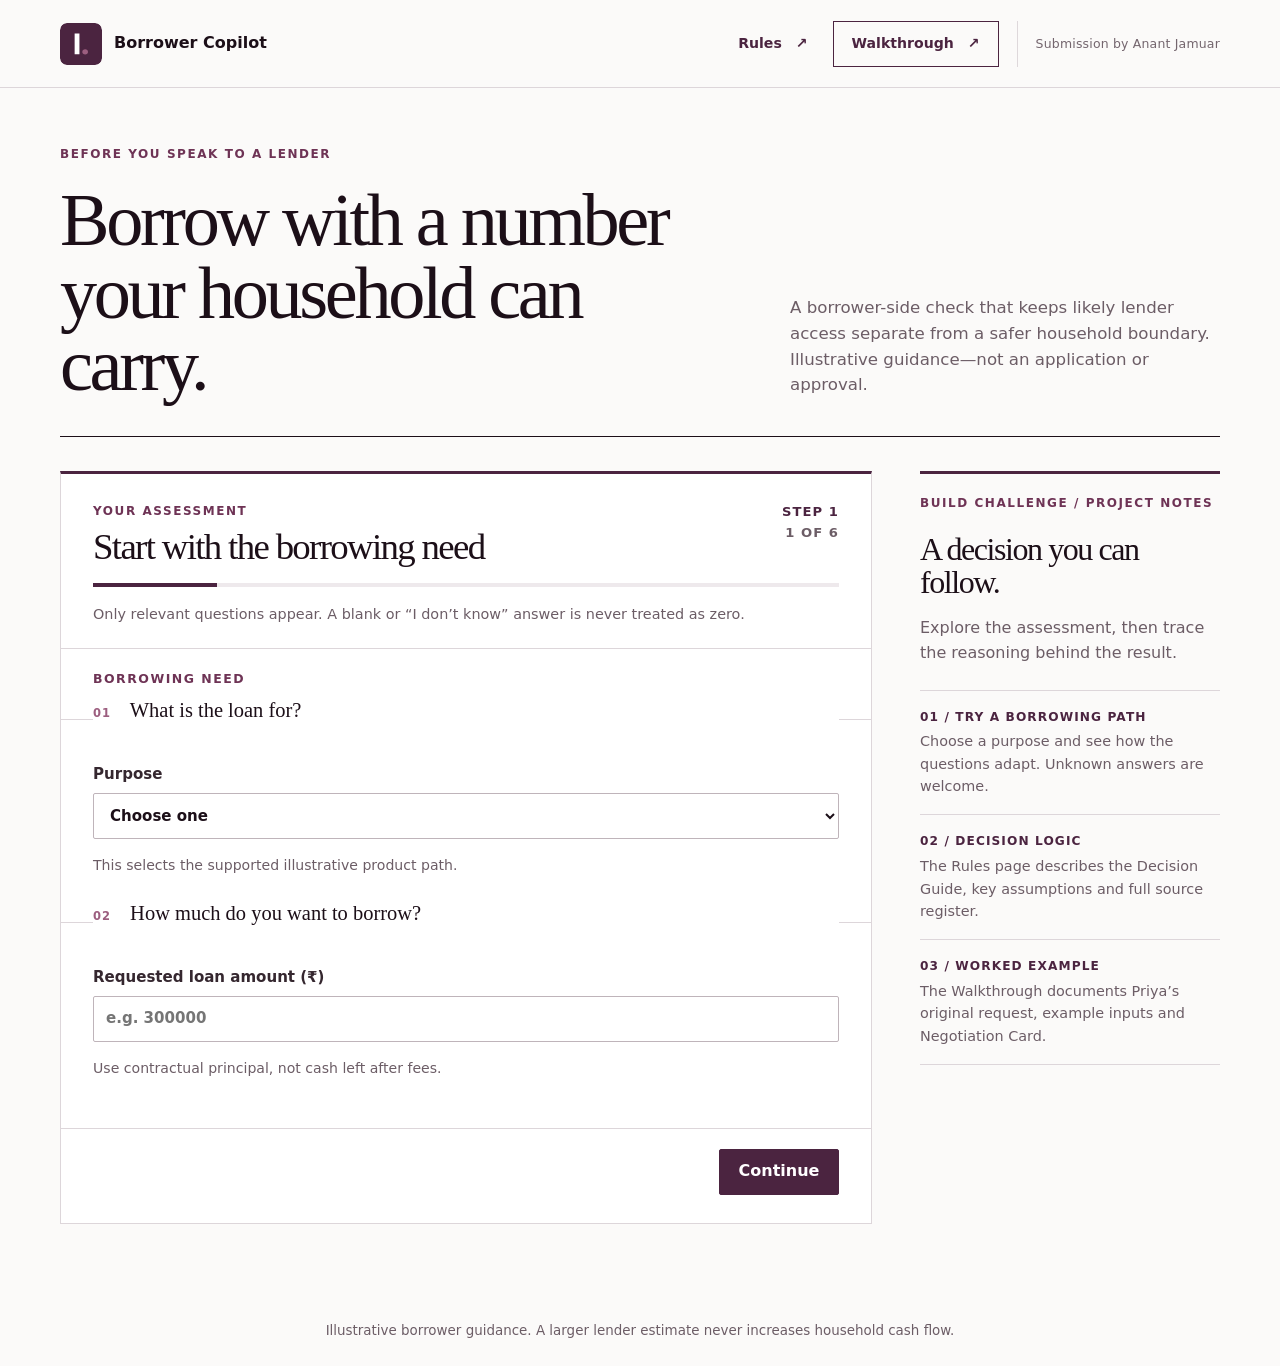
<file: index.html>
<!doctype html>
<html lang="en">
  <head>
    <meta charset="UTF-8" />
    <meta name="viewport" content="width=device-width, initial-scale=1" />
    <meta name="description" content="A private, adaptive borrowing self-assessment for Indian borrowers." />
    <title>Lokta Borrower Copilot</title>
    <link rel="stylesheet" href="src/styles.css" />
  </head>
  <body>
    <header class="site-header">
      <a class="brand" href="#top" aria-label="Lokta Borrower Copilot home">
        <img class="brand-mark" src="assets/lokta-monogram.svg" alt="Lokta" />
        <span>Borrower Copilot</span>
      </a>
      <nav class="header-nav" aria-label="Reviewer resources">
        <a href="review/rules.html" target="_blank" rel="noopener" aria-label="Rules (opens in a new tab)">Rules <span aria-hidden="true">↗</span></a>
        <a href="review/walkthrough.html" target="_blank" rel="noopener" aria-label="Walkthrough (opens in a new tab)">Walkthrough <span aria-hidden="true">↗</span></a>
      </nav>
      <div class="header-meta">
        <div class="submission-details">
          <button class="submission-credit" type="button" aria-expanded="false" aria-controls="submission-contact">Submission by Anant Jamuar</button>
          <div id="submission-contact" class="contact-popover" role="status">
            <a href="mailto:jamuaranant@gmail.com">jamuaranant@gmail.com</a>
            <a href="tel:+91980128636">+91 980128636</a>
          </div>
        </div>
      </div>
    </header>

    <main id="top">
      <section class="hero">
        <p class="eyebrow">Before you speak to a lender</p>
        <h1>Borrow with a number your household can carry.</h1>
        <p class="lede">A borrower-side check that keeps likely lender access separate from a safer household boundary. Illustrative guidance—not an application or approval.</p>
      </section>

      <div class="layout">
        <form id="assessment-form" novalidate>
          <div class="form-intro">
            <div>
              <p class="eyebrow">Your assessment</p>
              <h2 id="panel-title">Start with the borrowing need</h2>
            </div>
            <div class="progress-copy" aria-live="polite">
              <span id="step-label">Step 1</span>
              <span id="step-count">1 of 7</span>
            </div>
            <progress id="step-progress" value="1" max="7" aria-label="Assessment progress"></progress>
            <p class="form-note">Only relevant questions appear. A blank or “I don’t know” answer is never treated as zero.</p>
          </div>

          <section class="question-panel" data-panel="need" data-title="Start with the borrowing need" aria-labelledby="need-heading">
            <h3 id="need-heading" tabindex="-1">Borrowing need</h3>
            <fieldset>
              <legend><span>01</span> What is the loan for?</legend>
              <label>Purpose
                <select name="purpose" required>
                  <option value="">Choose one</option>
                  <option value="personal">Wedding or another personal expense</option>
                  <option value="business">Business investment or expansion</option>
                  <option value="vehicle">Electric vehicle for earning income</option>
                  <option value="personal">Vehicle for personal use</option>
                  <option value="other">Another personal purpose</option>
                </select>
              </label>
              <p class="help">This selects the supported illustrative product path.</p>
            </fieldset>
            <fieldset>
              <legend><span>02</span> How much do you want to borrow?</legend>
              <label>Requested loan amount (₹)
                <input name="requested" type="number" min="1" inputmode="numeric" placeholder="e.g. 300000" required />
              </label>
              <p class="help">Use contractual principal, not cash left after fees.</p>
            </fieldset>
          </section>

          <section class="question-panel" data-panel="income" data-title="Map the household income" aria-labelledby="income-heading" hidden>
            <h3 id="income-heading" tabindex="-1">Household income</h3>
            <fieldset>
              <legend><span>03</span> What net income is available now?</legend>
              <div class="two-col amount-pair" data-fields="income">
                <label>Monthly net income — lower (₹)<input name="incomeLow" type="number" min="0" inputmode="numeric" /></label>
                <label>Upper, if it is a range (₹)<input name="incomeHigh" type="number" min="0" inputmode="numeric" /></label>
              </div>
              <label class="check"><input type="checkbox" data-unknown="income" /> I don’t know my current net income</label>
              <div class="two-col">
                <label>Income type
                  <select name="incomeType"><option value="">Choose one</option><option value="salaried">Salaried</option><option value="self-employed">Self-employed</option><option value="informal">Informal or casual</option><option value="mixed">Mixed</option><option value="unsure">Unsure</option></select>
                </label>
                <label>Does it vary materially month to month?
                  <select name="incomeVariable"><option value="">I don’t know</option><option value="no">No</option><option value="yes">Yes</option></select>
                </label>
              </div>
              <label>Do records support this monthly net-income amount?
                <select name="records"><option value="">I don’t know</option><option value="yes">Yes</option><option value="part">Only part of it</option><option value="no">No or no records</option></select>
              </label>
              <div id="supported-income" hidden class="two-col amount-pair">
                <label>Record-supported amount — lower (₹)<input name="supportedIncomeLow" type="number" min="0" inputmode="numeric" /></label>
                <label>Upper, if a range (₹)<input name="supportedIncomeHigh" type="number" min="0" inputmode="numeric" /></label>
              </div>
              <p class="help">Use income after work costs and taxes, before household spending and debt. Do not include hoped-for income from this loan.</p>
            </fieldset>
            <fieldset>
              <legend><span>04</span> Does someone contribute to this same budget?</legend>
              <div class="two-col amount-pair" data-fields="contribution">
                <label>Available monthly — lower (₹)<input name="contributionLow" type="number" min="0" inputmode="numeric" /></label>
                <label>Upper, if a range (₹)<input name="contributionHigh" type="number" min="0" inputmode="numeric" /></label>
              </div>
              <label class="check"><input type="checkbox" data-unknown="contribution" /> I don’t know</label>
              <p class="help">Enter 0 only when there is no contribution. Do not enter another person’s full salary unless it is actually available here.</p>
            </fieldset>
          </section>

          <section class="question-panel" data-panel="budget" data-title="Map spending and existing debt" aria-labelledby="budget-heading" hidden>
            <h3 id="budget-heading" tabindex="-1">Household commitments</h3>
            <fieldset>
              <legend><span>05</span> What does the household spend?</legend>
              <div class="two-col amount-pair" data-fields="expenses">
                <label>Monthly spending — lower (₹)<input name="expensesLow" type="number" min="0" inputmode="numeric" /></label>
                <label>Upper, if a range (₹)<input name="expensesHigh" type="number" min="0" inputmode="numeric" /></label>
              </div>
              <label class="check"><input type="checkbox" data-unknown="expenses" /> I don’t know</label>
              <p class="help">Include housing, food, utilities, transport and people supported. Exclude debt and costs already removed from income.</p>
            </fieldset>
            <fieldset>
              <legend><span>06</span> What debt payments are required?</legend>
              <div class="two-col amount-pair" data-fields="debt">
                <label>Monthly debt payments — lower (₹)<input name="debtLow" type="number" min="0" inputmode="numeric" /></label>
                <label>Upper, if a range (₹)<input name="debtHigh" type="number" min="0" inputmode="numeric" /></label>
              </div>
              <label class="check"><input type="checkbox" data-unknown="debt" /> I don’t know</label>
              <label>Does this include every debt where you are borrower or co-borrower?
                <select name="applicantDebtScope"><option value="">I don’t know</option><option value="same">Yes, same total</option><option value="different">No, I will enter another total</option></select>
              </label>
              <div id="applicant-debt" hidden class="two-col amount-pair">
                <label>Applicant debt — lower (₹)<input name="applicantDebtLow" type="number" min="0" inputmode="numeric" /></label>
                <label>Applicant debt — upper (₹)<input name="applicantDebtHigh" type="number" min="0" inputmode="numeric" /></label>
              </div>
              <label>Is a payment overdue, unresolved after a bounce, under a catch-up plan, paid with another loan, or delaying essentials?
                <select name="distress"><option value="">I don’t know</option><option value="none">No</option><option value="resolved">A previous problem is resolved</option><option value="active">Yes, now</option></select>
              </label>
              <p class="help">Use required payments, not outstanding balances. A resolved bounce is different from a currently unpaid one.</p>
            </fieldset>
            <fieldset>
              <legend><span>07</span> What is your age?</legend>
              <label>Age in completed years<input name="age" type="number" min="0" max="120" inputmode="numeric" /></label>
              <p class="help">No date of birth is needed. Unknown age keeps product eligibility unresolved.</p>
            </fieldset>
          </section>

          <section class="question-panel" data-panel="credit" data-title="Add the credit context" aria-labelledby="credit-heading" hidden>
            <h3 id="credit-heading" tabindex="-1">Credit context</h3>
            <fieldset>
              <legend><span>08</span> What do you know about your credit record?</legend>
              <label>Credit-score availability
                <select name="credit"><option value="">I don’t know</option><option value="known">I know my score</option><option value="none">I have been told no score is available</option></select>
              </label>
              <p class="help">No score is invented and no score-based rate discount is assumed.</p>
            </fieldset>
          </section>

          <section class="question-panel" data-panel="security" data-title="Check the property-backed path" aria-labelledby="security-heading" hidden>
            <h3 id="security-heading" tabindex="-1">Security</h3>
            <fieldset>
              <legend><span>09</span> Can this property support the selected path?</legend>
              <label>Is it applicant-owned, unencumbered, and are relevant owners willing to participate?
                <select name="security"><option value="">I don’t know</option><option value="yes">Yes</option><option value="no">No</option></select>
              </label>
              <label>Reported property value (₹)<input name="propertyValue" type="number" min="0" inputmode="numeric" /></label>
              <p class="help">Property can limit a lender estimate. It never becomes household repayment income.</p>
            </fieldset>
          </section>

          <section class="question-panel" data-panel="vehicle" data-title="Check the electric-vehicle path" aria-labelledby="vehicle-heading" hidden>
            <h3 id="vehicle-heading" tabindex="-1">Vehicle</h3>
            <fieldset>
              <legend><span>09</span> What is the on-road vehicle price?</legend>
              <label>On-road electric two-wheeler price (₹)<input name="vehiclePrice" type="number" min="0" inputmode="numeric" /></label>
              <p class="help">The illustrative path finances at most 85%; fees and other constraints can require more own funds.</p>
            </fieldset>
          </section>

          <section class="question-panel" data-panel="funding" data-title="Check whether the plan is fully funded" aria-labelledby="funding-heading" hidden>
            <h3 id="funding-heading" tabindex="-1">Funding</h3>
            <fieldset>
              <legend><span>10</span> What must the borrowing pay for?</legend>
              <label id="general-purpose-cost">Total purpose cost (₹)<input name="purposeCost" type="number" min="0" inputmode="numeric" /></label>
              <label>Own funds available after protected savings (₹)<input name="ownFunds" type="number" min="0" inputmode="numeric" /></label>
              <p class="help">Loan fees and the purpose cannot spend the same rupee twice.</p>
            </fieldset>
            <fieldset>
              <legend>Would a smaller version still work?</legend>
              <label>Smaller-plan viability
                <select name="smallPlan"><option value="no">No</option><option value="yes">Yes</option><option value="unknown">I’m not sure</option></select>
              </label>
              <label id="minimum-purpose-cost" hidden>Minimum acceptable purpose cost (₹)<input name="minimumPurposeCost" type="number" min="0" inputmode="numeric" /></label>
              <p class="help">A “Borrow less” result needs a genuinely useful smaller plan, not just a lower EMI.</p>
            </fieldset>
          </section>

          <section class="question-panel" data-panel="history" data-title="Test a real low-income month" aria-labelledby="history-heading" hidden>
            <h3 id="history-heading" tabindex="-1">Income history</h3>
            <fieldset>
              <legend>What was the lowest recent net-income month?</legend>
              <div class="two-col">
                <label>Lowest monthly net income (₹)<input name="historyLow" type="number" min="0" inputmode="numeric" /></label>
                <label>Completed months covered<input name="historyMonths" type="number" min="1" max="12" inputmode="numeric" /></label>
              </div>
              <p class="help">Use the latest available period, up to 12 completed months, after work or business costs. It is tested separately—not reduced by another 20%.</p>
            </fieldset>
          </section>

          <section class="question-panel" data-panel="productive" data-title="Keep future earnings separate" aria-labelledby="productive-heading" hidden>
            <h3 id="productive-heading" tabindex="-1">Productive use</h3>
            <fieldset>
              <legend>What additional net income could the purchase create?</legend>
              <div class="two-col">
                <label>Conservative monthly net increase (₹)<input name="productiveIncome" type="number" min="0" inputmode="numeric" /></label>
                <label>Months before it begins<input name="productiveDelay" type="number" min="0" inputmode="numeric" /></label>
              </div>
              <label>What is the estimate based on?
                <select name="productiveBasis"><option value="">I don’t know</option><option value="records">Past records</option><option value="orders">Confirmed orders or demand</option><option value="estimate">My estimate</option></select>
              </label>
              <p class="help">Enter income after added operating costs, downtime and displaced earnings. It will never raise current safe capacity.</p>
            </fieldset>
          </section>

          <section class="question-panel" data-panel="resilience" data-title="Add only useful refinements" aria-labelledby="resilience-heading" hidden>
            <h3 id="resilience-heading" tabindex="-1">Resilience and offer</h3>
            <fieldset>
              <legend>What emergency money remains after this plan?</legend>
              <label>Accessible reserves after purchase, fees and earmarks (₹)<input name="reserves" type="number" min="0" inputmode="numeric" /></label>
              <p class="help">Optional. Reserves show temporary coverage; they never increase recurring capacity.</p>
            </fieldset>
            <fieldset>
              <legend>Is a known one-time expense due within 12 months?</legend>
              <label>Upcoming commitment
                <select name="commitmentStatus"><option value="">Skip this refinement</option><option value="no">No</option><option value="yes">Yes</option><option value="unknown">I’m not sure</option></select>
              </label>
              <div id="commitment-details" hidden>
                <div class="two-col">
                  <label>Amount (₹)<input name="commitmentAmount" type="number" min="0" inputmode="numeric" /></label>
                  <label>Due in how many months?<input name="commitmentMonths" type="number" min="1" max="12" inputmode="numeric" /></label>
                  <label>Already set aside (₹)<input name="commitmentEarmarked" type="number" min="0" inputmode="numeric" /></label>
                  <label>Already included in monthly spending?
                    <select name="commitmentInExpenses"><option value="">I don’t know</option><option value="yes">Yes</option><option value="no">No</option></select>
                  </label>
                </div>
              </div>
            </fieldset>
            <fieldset>
              <legend>Do you have a lender offer to compare?</legend>
              <label>Actual offer available
                <select name="hasOffer"><option value="no">No—use the benchmark</option><option value="yes">Yes—check my offer</option></select>
              </label>
              <p class="help">Only one-disbursement monthly reducing or explicitly flat-rate offers are supported.</p>
            </fieldset>
          </section>

          <section class="question-panel" data-panel="offer" data-title="Read the lender offer as cash flows" aria-labelledby="offer-heading" hidden>
            <h3 id="offer-heading" tabindex="-1">Actual lender offer</h3>
            <fieldset>
              <legend>What are the contractual repayment terms?</legend>
              <div class="two-col">
                <label>Contractual principal (₹)<input name="offerAmount" type="number" min="0" inputmode="numeric" /></label>
                <label>Quoted monthly repayment (₹)<input name="offerEmi" type="number" min="0" inputmode="numeric" /></label>
                <label>Repayment structure
                  <select name="offerStructure"><option value="">I don’t know</option><option value="reducing">Reducing balance</option><option value="flat">Explicit flat rate</option><option value="unsupported">Another structure</option></select>
                </label>
                <label>Rate type
                  <select name="offerRateType"><option value="">I don’t know</option><option value="fixed">Fixed</option><option value="floating">Floating</option></select>
                </label>
                <label>Stated annual rate (%)<input name="offerRate" type="number" min="0" step="0.01" inputmode="decimal" /></label>
                <label>Number of monthly repayments<input name="offerMonths" type="number" min="1" step="1" inputmode="numeric" /></label>
              </div>
            </fieldset>
            <fieldset>
              <legend>Are all mandatory charges included?</legend>
              <label>Fee completeness
                <select name="completeFees"><option value="">I don’t know</option><option value="no">No or incomplete</option><option value="yes">Yes, every category below is complete</option></select>
              </label>
              <div id="offer-fees" hidden>
                <p class="help fee-help">Use 0 only where the offer confirms no charge.</p>
                <div class="two-col">
                  <label>Financed fees inside principal (₹)<input name="financedFees" type="number" min="0" inputmode="numeric" /></label>
                  <label>Fees deducted at disbursal (₹)<input name="deductedFees" type="number" min="0" inputmode="numeric" /></label>
                  <label>Fees paid separately upfront (₹)<input name="upfrontFees" type="number" min="0" inputmode="numeric" /></label>
                  <label>Mandatory monthly charge (₹)<input name="recurringFees" type="number" min="0" inputmode="numeric" /></label>
                </div>
              </div>
            </fieldset>
          </section>

          <p id="form-error" class="error" role="alert"></p>
          <div class="form-actions">
            <button id="back" class="secondary" type="button" hidden>Back</button>
            <button id="next" class="primary" type="button">Continue</button>
            <button id="submit-assessment" class="primary" type="submit" hidden>See my assessment</button>
          </div>
        </form>

        <aside class="review-note" aria-labelledby="review-title">
          <p class="eyebrow">Build challenge / Project notes</p>
          <h2 id="review-title">A decision you can follow.</h2>
          <p>Explore the assessment, then trace the reasoning behind the result.</p>
          <dl>
            <div><dt>01 / Try a borrowing path</dt><dd>Choose a purpose and see how the questions adapt. Unknown answers are welcome.</dd></div>
            <div><dt>02 / Decision logic</dt><dd>The Rules page describes the Decision Guide, key assumptions and full source register.</dd></div>
            <div><dt>03 / Worked example</dt><dd>The Walkthrough documents Priya’s original request, example inputs and Negotiation Card.</dd></div>
          </dl>
        </aside>
      </div>

      <section id="results" hidden aria-live="polite" aria-labelledby="results-title">
        <div id="result-banner" class="result-banner">
          <p class="eyebrow">Your current assessment</p>
          <h2 id="results-title" tabindex="-1"></h2>
          <p id="result-lead"></p>
        </div>
        <div id="result-grid" class="result-grid"></div>

        <article id="negotiation-card" class="negotiation-card">
          <div class="card-heading"><div><p class="eyebrow">Take this to a lender</p><h2>Negotiation Card</h2></div><span>Current session only</span></div>
          <div id="card-content"></div>
          <p class="card-foot">Ask for the Key Facts Statement, complete charges, rate basis, repayment schedule and whether the quoted payment includes every mandatory recurring charge.</p>
          <div class="actions"><button id="print-card" type="button">Print card</button><button id="share-card" type="button">Share summary</button><button id="reset" type="button" class="quiet">Start again</button></div>
        </article>
      </section>
    </main>
    <footer>Illustrative borrower guidance. A larger lender estimate never increases household cash flow.</footer>
    <script type="module" src="src/app.mjs"></script>
  </body>
</html>
</file>
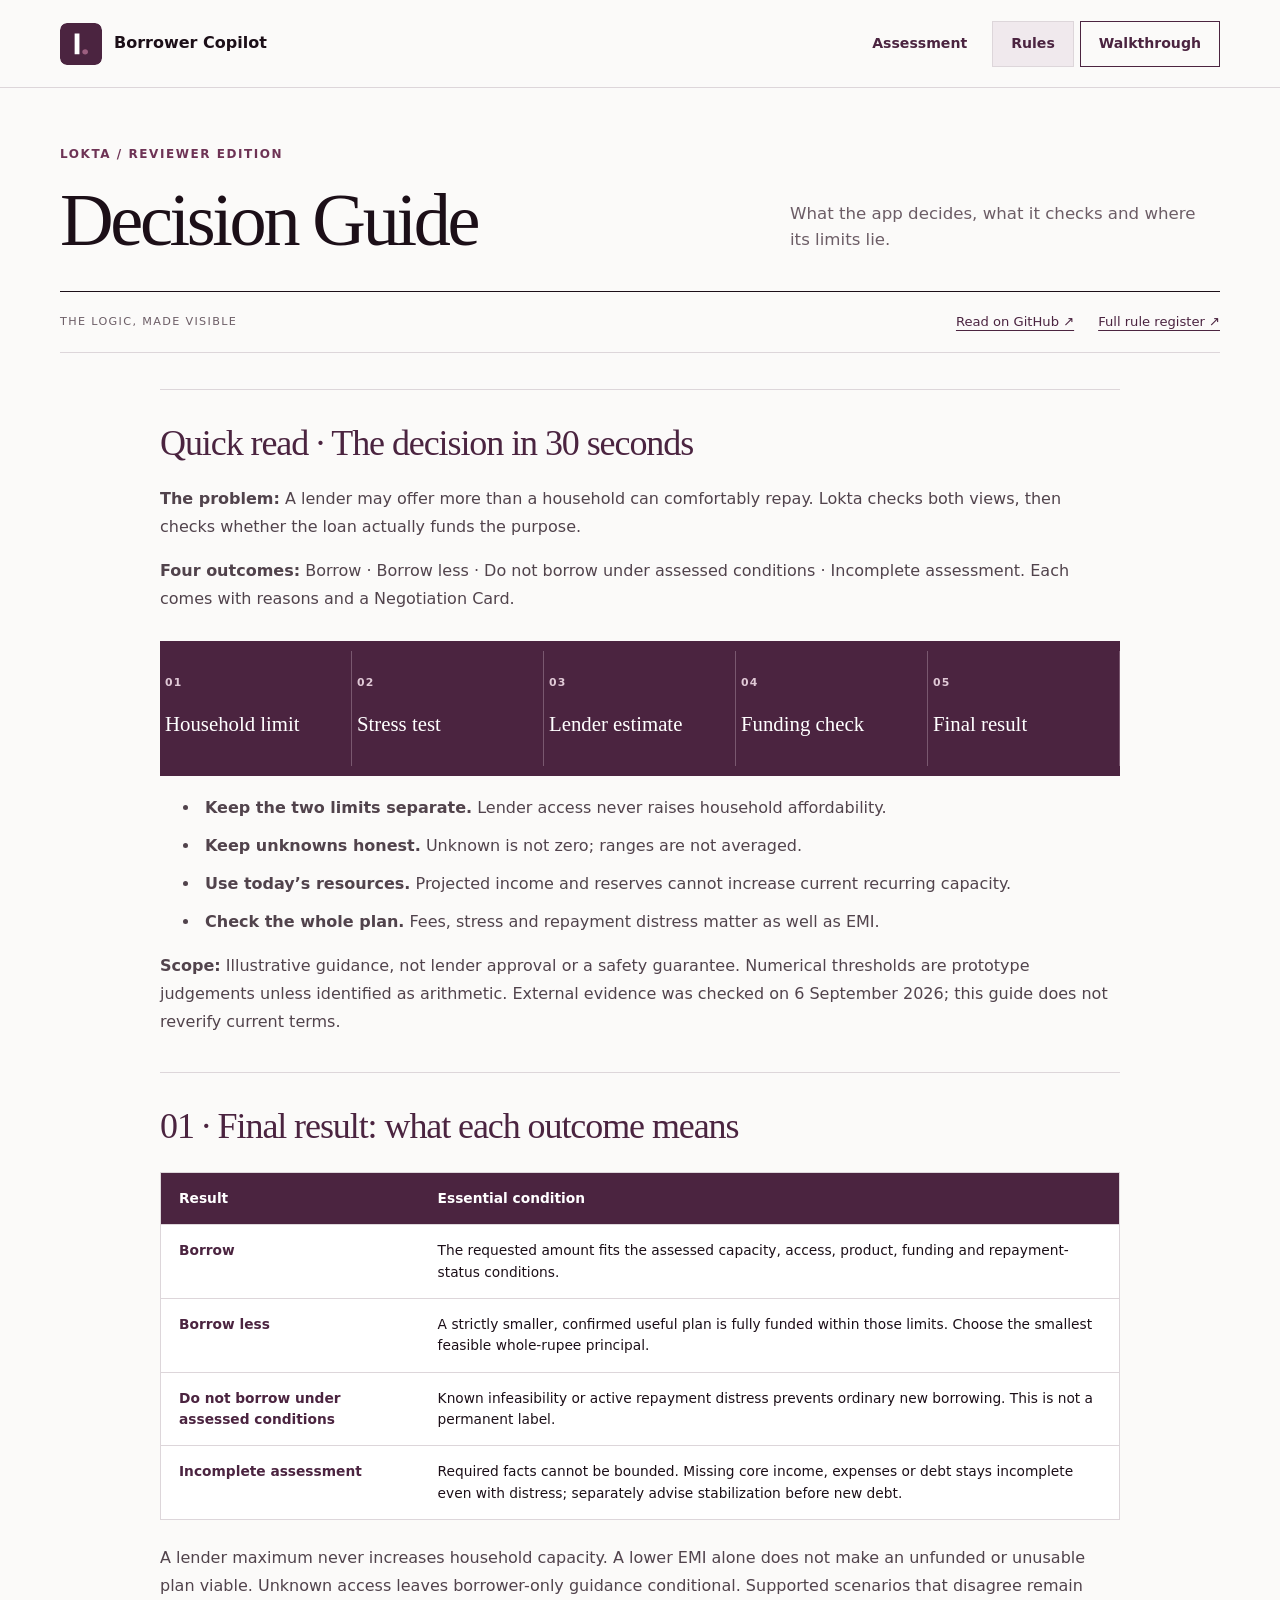
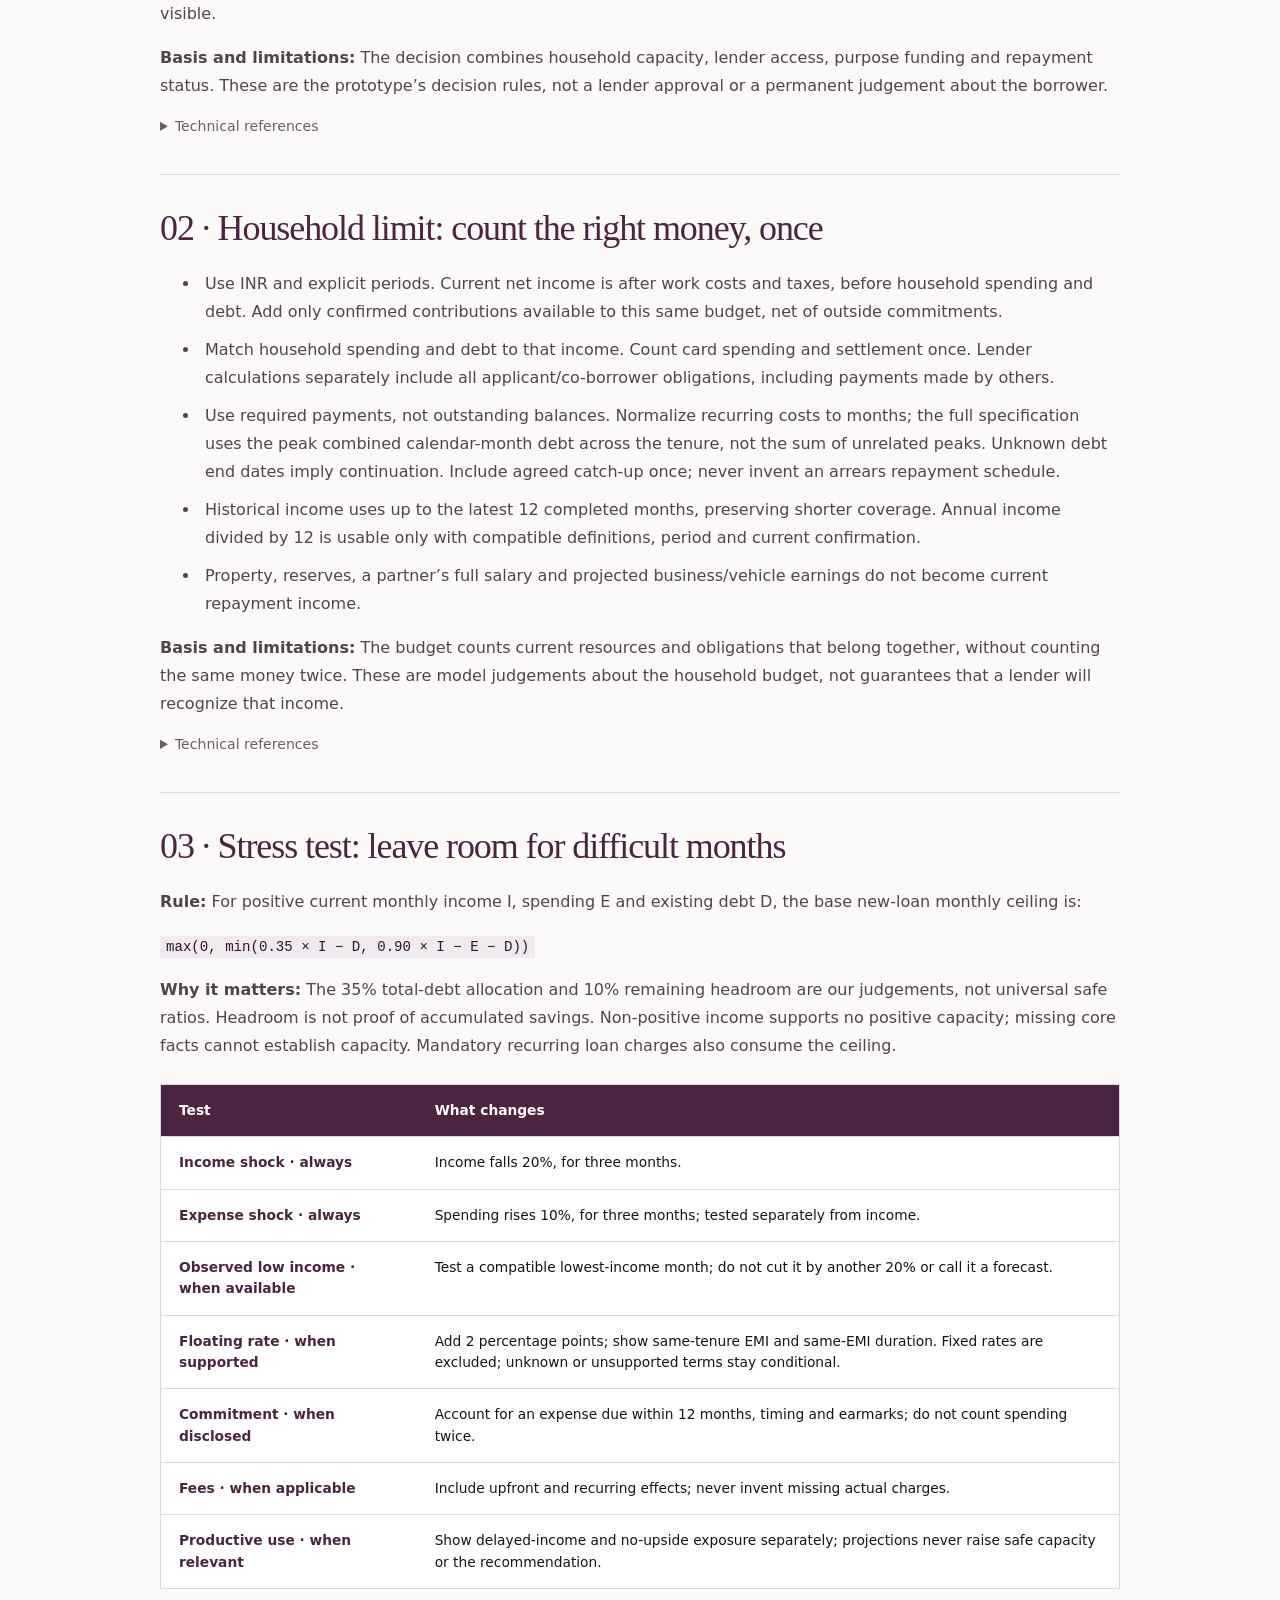
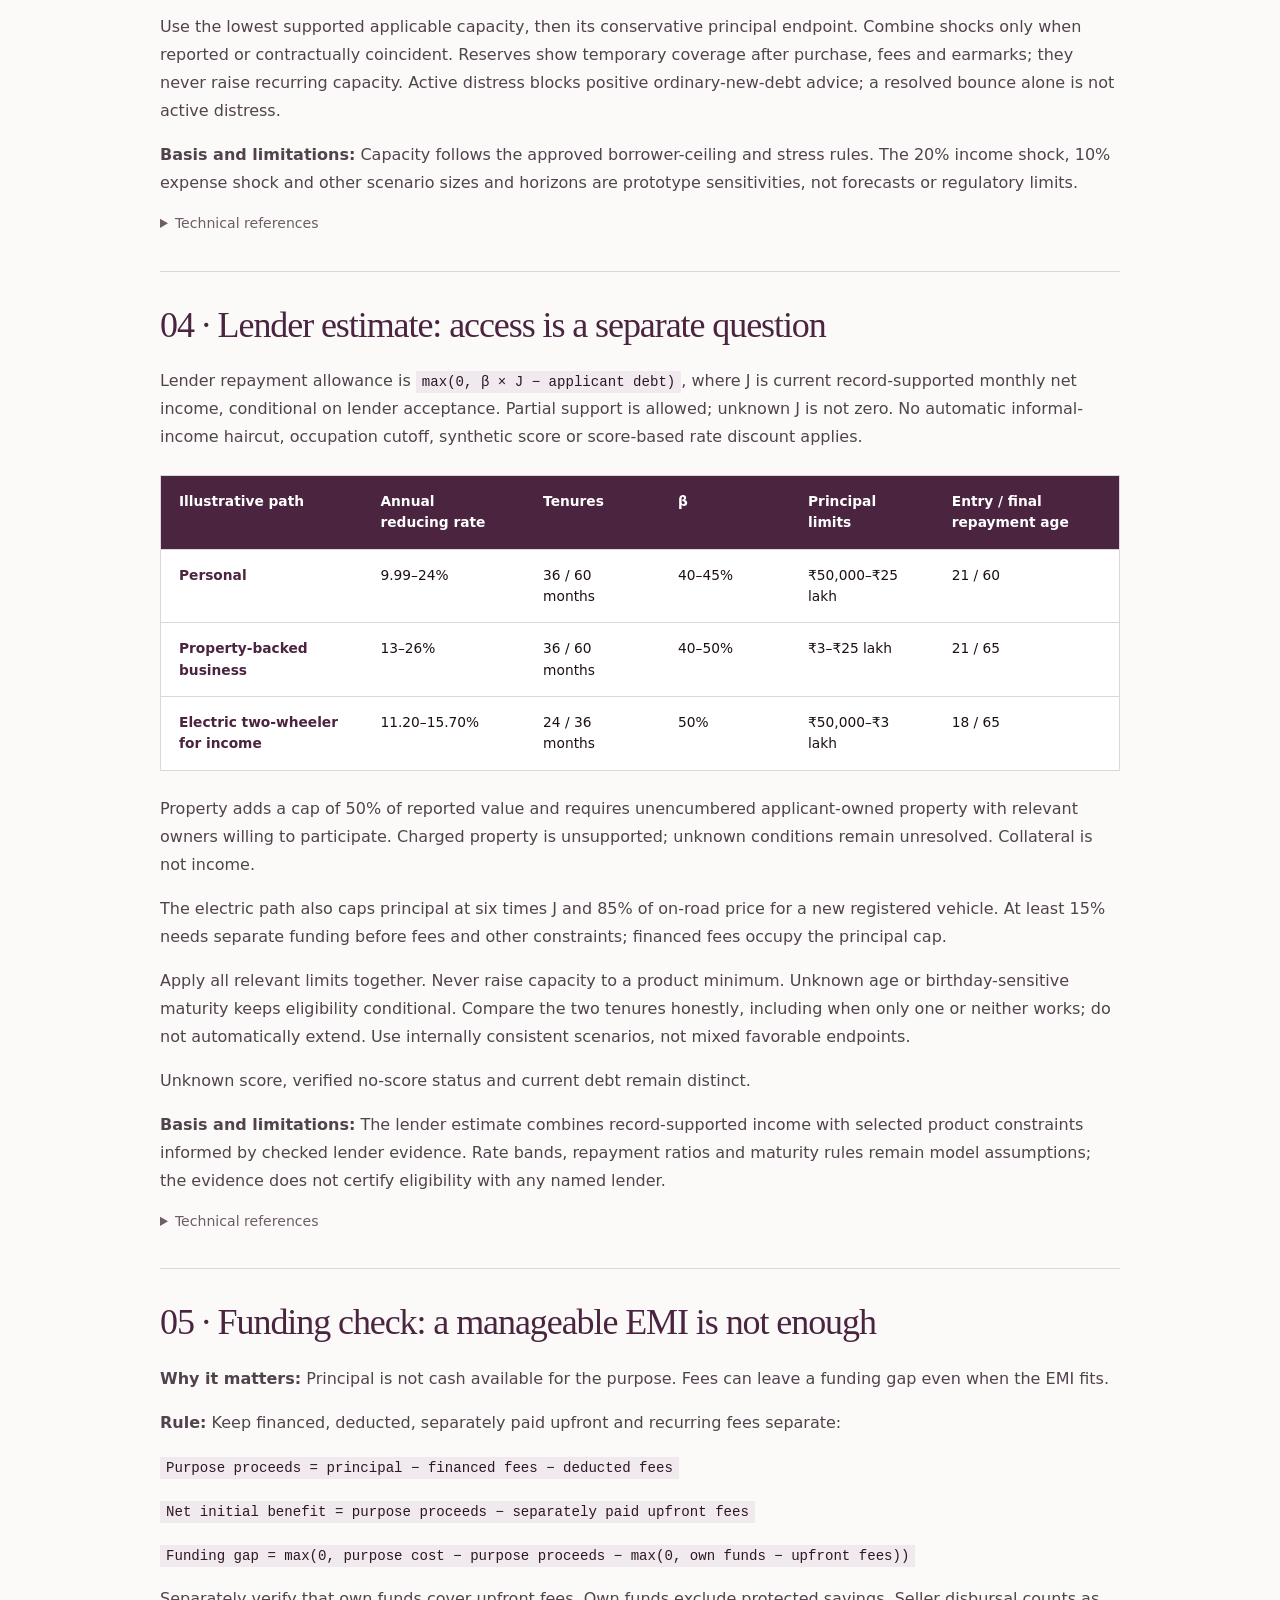
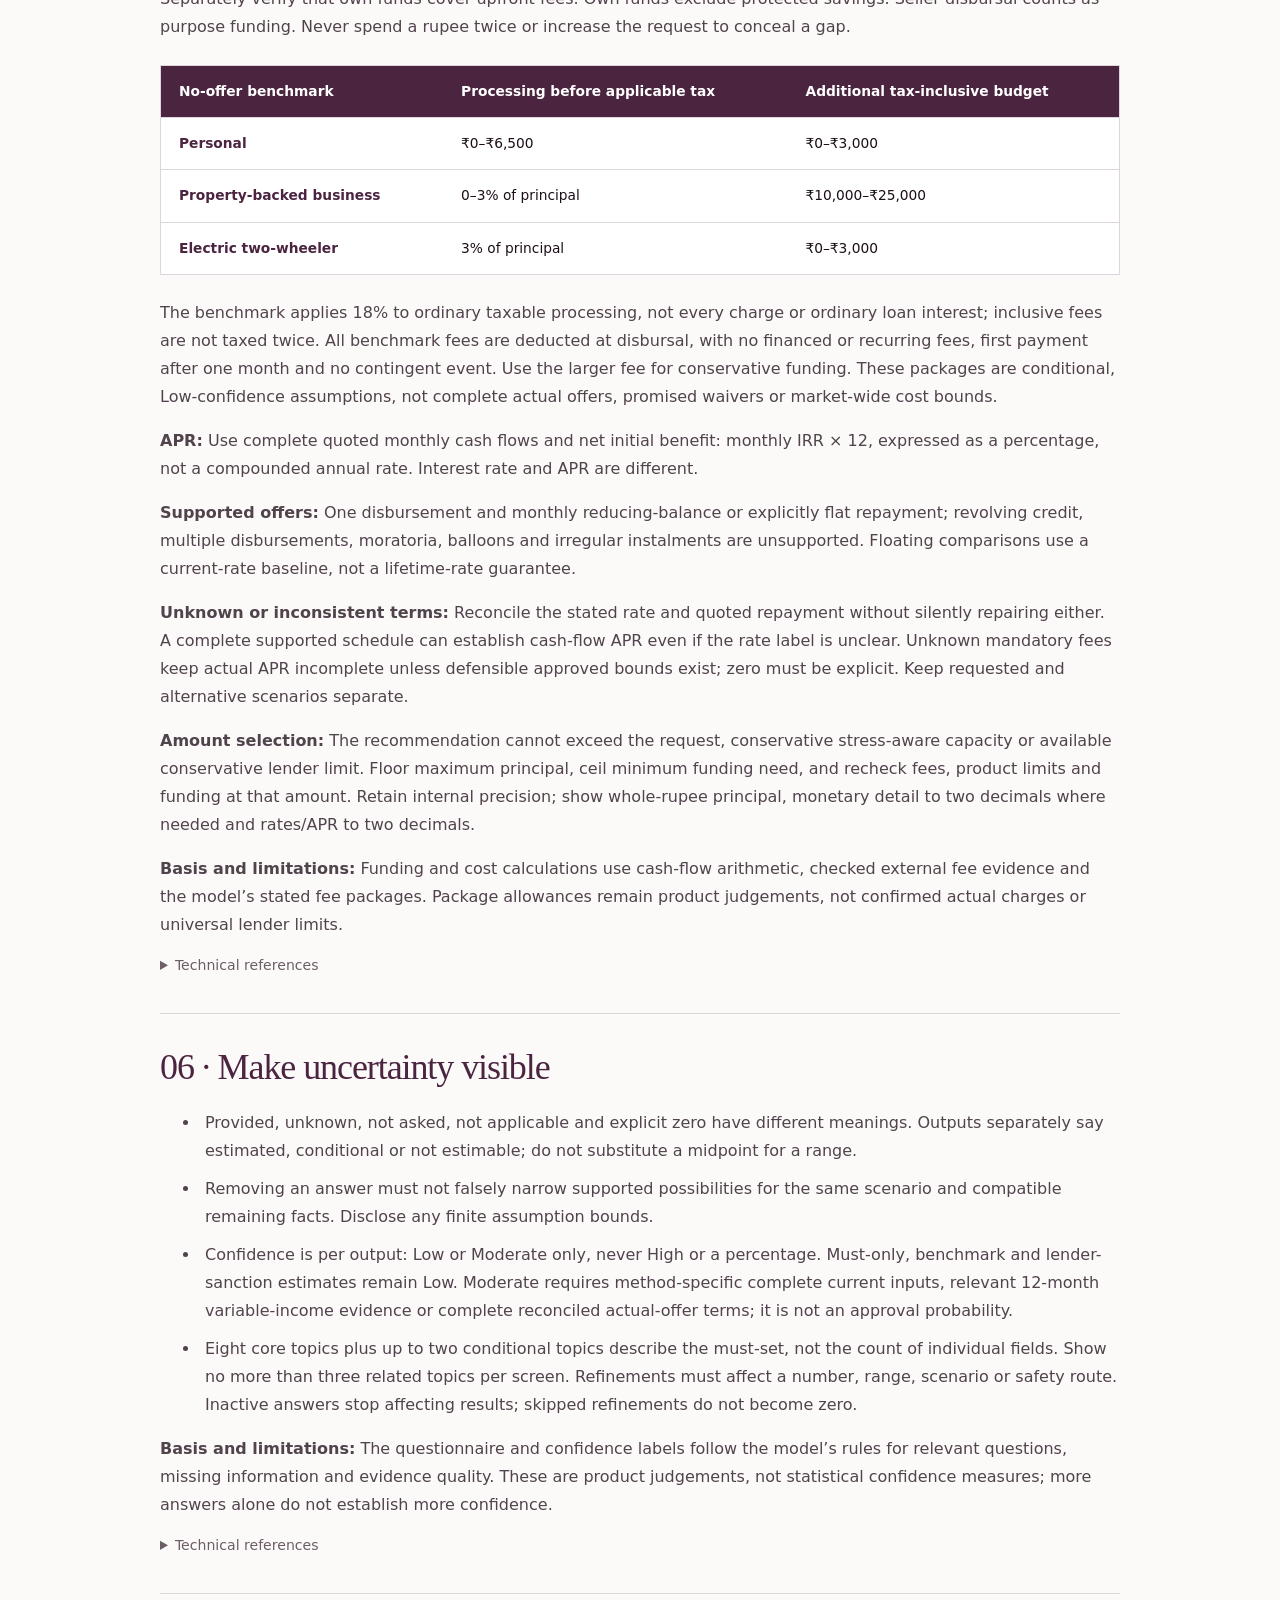
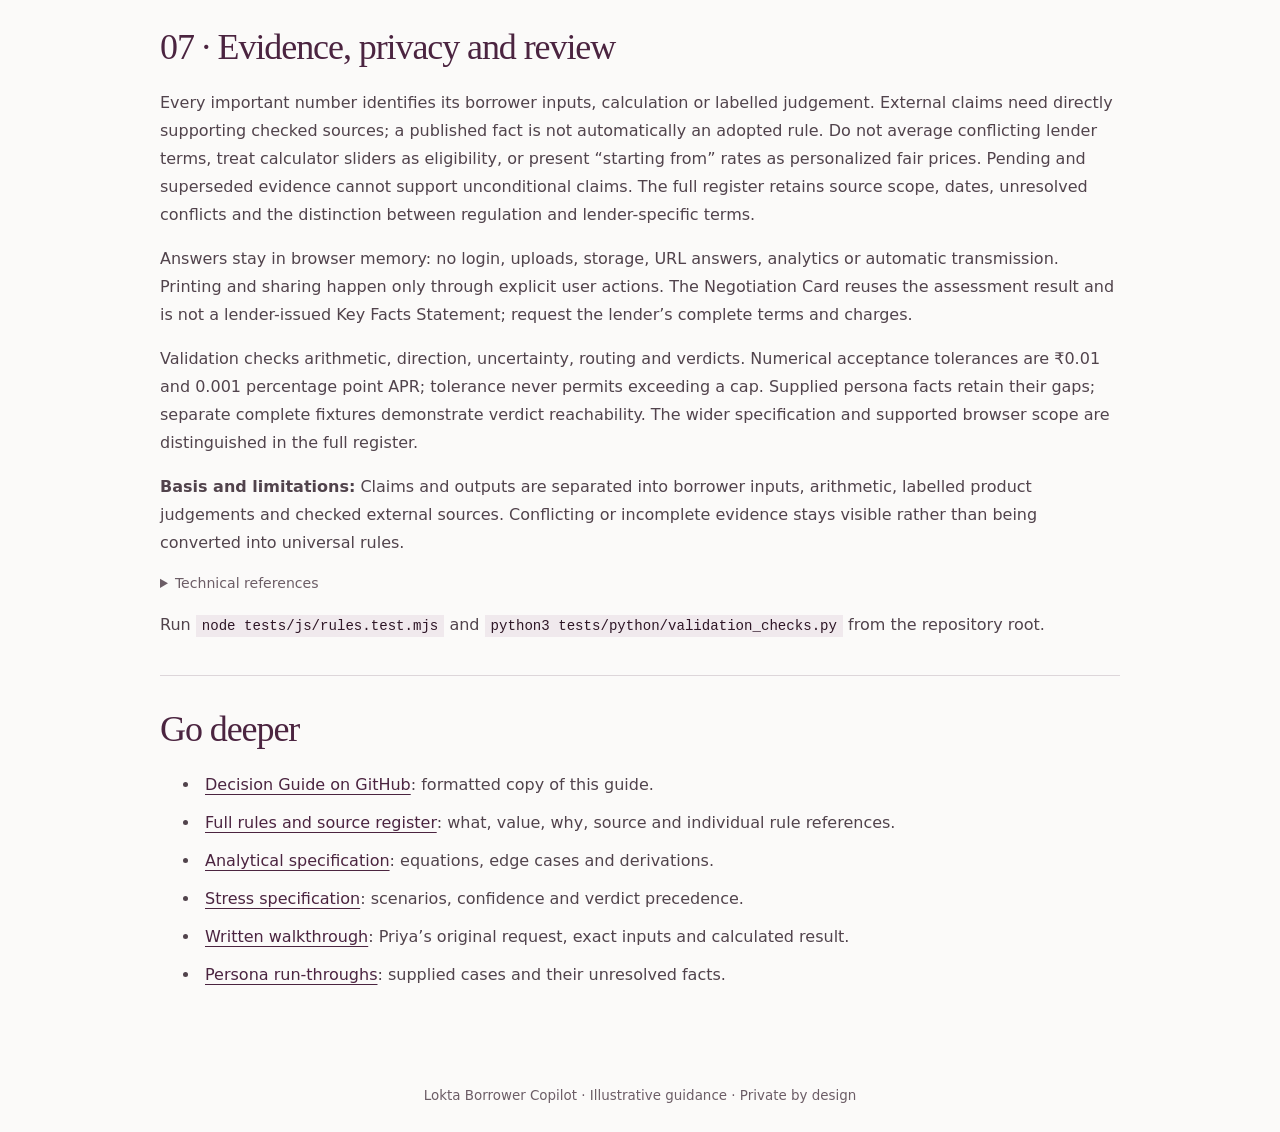
<file: review/rules.html>
<!doctype html>
<html lang="en"><head><meta charset="UTF-8"><meta name="viewport" content="width=device-width, initial-scale=1"><title>Decision Guide · Lokta Borrower Copilot</title><link rel="stylesheet" href="../src/styles.css"></head>
<body class="review-page"><a class="skip-link" href="#guide">Skip to content</a>
<header class="site-header"><a class="brand" href="../index.html"><img class="brand-mark" src="../assets/lokta-monogram.svg" alt="Lokta"><span>Borrower Copilot</span></a><nav class="header-nav" aria-label="Reviewer resources"><a href="../index.html">Assessment</a><a href="rules.html" aria-current="page">Rules</a><a href="walkthrough.html">Walkthrough</a></nav></header>
<main id="guide"><section class="hero"><p class="eyebrow">Lokta / Reviewer edition</p><h1>Decision Guide</h1><p class="lede">What the app decides, what it checks and where its limits lie.</p></section>
<div class="guide-toolbar"><span>THE LOGIC, MADE VISIBLE</span><a href="https://github.com/ActiveAngrily/borrower_copilot/blob/main/docs/product/DECISION_GUIDE.md">Read on GitHub ↗</a><a href="https://github.com/ActiveAngrily/borrower_copilot/blob/main/docs/product/RULES.md">Full rule register ↗</a></div>
<article class="guide-content"><h2 id="section-1">Quick read · The decision in 30 seconds</h2>
<p><strong>The problem:</strong> A lender may offer more than a household can comfortably repay. Lokta checks both views, then checks whether the loan actually funds the purpose.</p>
<p><strong>Four outcomes:</strong> Borrow · Borrow less · Do not borrow under assessed conditions · Incomplete assessment. Each comes with reasons and a Negotiation Card.</p>
<ol class="decision-flow" aria-label="Decision sequence" style="grid-template-columns:repeat(auto-fit,minmax(150px,1fr))"><li><span>01</span>Household limit</li><li><span>02</span>Stress test</li><li><span>03</span>Lender estimate</li><li><span>04</span>Funding check</li><li><span>05</span>Final result</li></ol>
<ul><li><strong>Keep the two limits separate.</strong> Lender access never raises household affordability.</li><li><strong>Keep unknowns honest.</strong> Unknown is not zero; ranges are not averaged.</li><li><strong>Use today’s resources.</strong> Projected income and reserves cannot increase current recurring capacity.</li><li><strong>Check the whole plan.</strong> Fees, stress and repayment distress matter as well as EMI.</li></ul>
<p><strong>Scope:</strong> Illustrative guidance, not lender approval or a safety guarantee. Numerical thresholds are prototype judgements unless identified as arithmetic. External evidence was checked on 6 September 2026; this guide does not reverify current terms.</p>
<h2 id="section-2">01 · Final result: what each outcome means</h2>
<div class="guide-table" tabindex="0" role="region" aria-label="Rule comparison"><table><thead><tr><th scope="col">Result</th><th scope="col">Essential condition</th></tr></thead><tbody><tr><td>Borrow</td><td>The requested amount fits the assessed capacity, access, product, funding and repayment-status conditions.</td></tr><tr><td>Borrow less</td><td>A strictly smaller, confirmed useful plan is fully funded within those limits. Choose the smallest feasible whole-rupee principal.</td></tr><tr><td>Do not borrow under assessed conditions</td><td>Known infeasibility or active repayment distress prevents ordinary new borrowing. This is not a permanent label.</td></tr><tr><td>Incomplete assessment</td><td>Required facts cannot be bounded. Missing core income, expenses or debt stays incomplete even with distress; separately advise stabilization before new debt.</td></tr></tbody></table></div>
<p>A lender maximum never increases household capacity. A lower EMI alone does not make an unfunded or unusable plan viable. Unknown access leaves borrower-only guidance conditional. Supported scenarios that disagree remain visible.</p>
<p><strong>Basis and limitations:</strong> The decision combines household capacity, lender access, purpose funding and repayment status. These are the prototype’s decision rules, not a lender approval or a permanent judgement about the borrower.</p>
<details class="help"><summary>Technical references</summary><p>P01–P04, P19; AV; NC6; ST57–ST76.</p></details>
<h2 id="section-3">02 · Household limit: count the right money, once</h2>
<ul><li>Use INR and explicit periods. Current net income is after work costs and taxes, before household spending and debt. Add only confirmed contributions available to this same budget, net of outside commitments.</li><li>Match household spending and debt to that income. Count card spending and settlement once. Lender calculations separately include all applicant/co-borrower obligations, including payments made by others.</li><li>Use required payments, not outstanding balances. Normalize recurring costs to months; the full specification uses the peak combined calendar-month debt across the tenure, not the sum of unrelated peaks. Unknown debt end dates imply continuation. Include agreed catch-up once; never invent an arrears repayment schedule.</li><li>Historical income uses up to the latest 12 completed months, preserving shorter coverage. Annual income divided by 12 is usable only with compatible definitions, period and current confirmation.</li><li>Property, reserves, a partner’s full salary and projected business/vehicle earnings do not become current repayment income.</li></ul>
<p><strong>Basis and limitations:</strong> The budget counts current resources and obligations that belong together, without counting the same money twice. These are model judgements about the household budget, not guarantees that a lender will recognize that income.</p>
<details class="help"><summary>Technical references</summary><p>P07–P09, P14; IR; ID; ST39–ST56.</p></details>
<h2 id="section-4">03 · Stress test: leave room for difficult months</h2>
<p><strong>Rule:</strong> For positive current monthly income I, spending E and existing debt D, the base new-loan monthly ceiling is:</p>
<p><code>max(0, min(0.35 × I − D, 0.90 × I − E − D))</code></p>
<p><strong>Why it matters:</strong> The 35% total-debt allocation and 10% remaining headroom are our judgements, not universal safe ratios. Headroom is not proof of accumulated savings. Non-positive income supports no positive capacity; missing core facts cannot establish capacity. Mandatory recurring loan charges also consume the ceiling.</p>
<div class="guide-table" tabindex="0" role="region" aria-label="Rule comparison"><table><thead><tr><th scope="col">Test</th><th scope="col">What changes</th></tr></thead><tbody><tr><td>Income shock · always</td><td>Income falls 20%, for three months.</td></tr><tr><td>Expense shock · always</td><td>Spending rises 10%, for three months; tested separately from income.</td></tr><tr><td>Observed low income · when available</td><td>Test a compatible lowest-income month; do not cut it by another 20% or call it a forecast.</td></tr><tr><td>Floating rate · when supported</td><td>Add 2 percentage points; show same-tenure EMI and same-EMI duration. Fixed rates are excluded; unknown or unsupported terms stay conditional.</td></tr><tr><td>Commitment · when disclosed</td><td>Account for an expense due within 12 months, timing and earmarks; do not count spending twice.</td></tr><tr><td>Fees · when applicable</td><td>Include upfront and recurring effects; never invent missing actual charges.</td></tr><tr><td>Productive use · when relevant</td><td>Show delayed-income and no-upside exposure separately; projections never raise safe capacity or the recommendation.</td></tr></tbody></table></div>
<p>Use the lowest supported applicable capacity, then its conservative principal endpoint. Combine shocks only when reported or contractually coincident. Reserves show temporary coverage after purchase, fees and earmarks; they never raise recurring capacity. Active distress blocks positive ordinary-new-debt advice; a resolved bounce alone is not active distress.</p>
<p><strong>Basis and limitations:</strong> Capacity follows the approved borrower-ceiling and stress rules. The 20% income shock, 10% expense shock and other scenario sizes and horizons are prototype sensitivities, not forecasts or regulatory limits.</p>
<details class="help"><summary>Technical references</summary><p>C1–C8; P18–P19; ST1–ST76.</p></details>
<h2 id="section-5">04 · Lender estimate: access is a separate question</h2>
<p>Lender repayment allowance is <code>max(0, β × J − applicant debt)</code>, where J is current record-supported monthly net income, conditional on lender acceptance. Partial support is allowed; unknown J is not zero. No automatic informal-income haircut, occupation cutoff, synthetic score or score-based rate discount applies.</p>
<div class="guide-table" tabindex="0" role="region" aria-label="Rule comparison"><table><thead><tr><th scope="col">Illustrative path</th><th scope="col">Annual reducing rate</th><th scope="col">Tenures</th><th scope="col">β</th><th scope="col">Principal limits</th><th scope="col">Entry / final repayment age</th></tr></thead><tbody><tr><td>Personal</td><td>9.99–24%</td><td>36 / 60 months</td><td>40–45%</td><td>₹50,000–₹25 lakh</td><td>21 / 60</td></tr><tr><td>Property-backed business</td><td>13–26%</td><td>36 / 60 months</td><td>40–50%</td><td>₹3–₹25 lakh</td><td>21 / 65</td></tr><tr><td>Electric two-wheeler for income</td><td>11.20–15.70%</td><td>24 / 36 months</td><td>50%</td><td>₹50,000–₹3 lakh</td><td>18 / 65</td></tr></tbody></table></div>
<p>Property adds a cap of 50% of reported value and requires unencumbered applicant-owned property with relevant owners willing to participate. Charged property is unsupported; unknown conditions remain unresolved. Collateral is not income.</p>
<p>The electric path also caps principal at six times J and 85% of on-road price for a new registered vehicle. At least 15% needs separate funding before fees and other constraints; financed fees occupy the principal cap.</p>
<p>Apply all relevant limits together. Never raise capacity to a product minimum. Unknown age or birthday-sensitive maturity keeps eligibility conditional. Compare the two tenures honestly, including when only one or neither works; do not automatically extend. Use internally consistent scenarios, not mixed favorable endpoints.</p>
<p>Unknown score, verified no-score status and current debt remain distinct.</p>
<p><strong>Basis and limitations:</strong> The lender estimate combines record-supported income with selected product constraints informed by checked lender evidence. Rate bands, repayment ratios and maturity rules remain model assumptions; the evidence does not certify eligibility with any named lender.</p>
<details class="help"><summary>Technical references</summary><p>L; IR; RT; PC1–PC8. External evidence in the full register: E06/E09/E13/E14/E18.</p></details>
<h2 id="section-6">05 · Funding check: a manageable EMI is not enough</h2>
<p><strong>Why it matters:</strong> Principal is not cash available for the purpose. Fees can leave a funding gap even when the EMI fits.</p>
<p><strong>Rule:</strong> Keep financed, deducted, separately paid upfront and recurring fees separate:</p>
<p><code>Purpose proceeds = principal − financed fees − deducted fees</code></p>
<p><code>Net initial benefit = purpose proceeds − separately paid upfront fees</code></p>
<p><code>Funding gap = max(0, purpose cost − purpose proceeds − max(0, own funds − upfront fees))</code></p>
<p>Separately verify that own funds cover upfront fees. Own funds exclude protected savings. Seller disbursal counts as purpose funding. Never spend a rupee twice or increase the request to conceal a gap.</p>
<div class="guide-table" tabindex="0" role="region" aria-label="Rule comparison"><table><thead><tr><th scope="col">No-offer benchmark</th><th scope="col">Processing before applicable tax</th><th scope="col">Additional tax-inclusive budget</th></tr></thead><tbody><tr><td>Personal</td><td>₹0–₹6,500</td><td>₹0–₹3,000</td></tr><tr><td>Property-backed business</td><td>0–3% of principal</td><td>₹10,000–₹25,000</td></tr><tr><td>Electric two-wheeler</td><td>3% of principal</td><td>₹0–₹3,000</td></tr></tbody></table></div>
<p>The benchmark applies 18% to ordinary taxable processing, not every charge or ordinary loan interest; inclusive fees are not taxed twice. All benchmark fees are deducted at disbursal, with no financed or recurring fees, first payment after one month and no contingent event. Use the larger fee for conservative funding. These packages are conditional, Low-confidence assumptions, not complete actual offers, promised waivers or market-wide cost bounds.</p>
<p><strong>APR:</strong> Use complete quoted monthly cash flows and net initial benefit: monthly IRR × 12, expressed as a percentage, not a compounded annual rate. Interest rate and APR are different.</p>
<p><strong>Supported offers:</strong> One disbursement and monthly reducing-balance or explicitly flat repayment; revolving credit, multiple disbursements, moratoria, balloons and irregular instalments are unsupported. Floating comparisons use a current-rate baseline, not a lifetime-rate guarantee.</p>
<p><strong>Unknown or inconsistent terms:</strong> Reconcile the stated rate and quoted repayment without silently repairing either. A complete supported schedule can establish cash-flow APR even if the rate label is unclear. Unknown mandatory fees keep actual APR incomplete unless defensible approved bounds exist; zero must be explicit. Keep requested and alternative scenarios separate.</p>
<p><strong>Amount selection:</strong> The recommendation cannot exceed the request, conservative stress-aware capacity or available conservative lender limit. Floor maximum principal, ceil minimum funding need, and recheck fees, product limits and funding at that amount. Retain internal precision; show whole-rupee principal, monetary detail to two decimals where needed and rates/APR to two decimals.</p>
<p><strong>Basis and limitations:</strong> Funding and cost calculations use cash-flow arithmetic, checked external fee evidence and the model’s stated fee packages. Package allowances remain product judgements, not confirmed actual charges or universal lender limits.</p>
<details class="help"><summary>Technical references</summary><p>FF; BF; AV; NC. External evidence in the full register: E01/E02/E06/E15–E17.</p></details>
<h2 id="section-7">06 · Make uncertainty visible</h2>
<ul><li>Provided, unknown, not asked, not applicable and explicit zero have different meanings. Outputs separately say estimated, conditional or not estimable; do not substitute a midpoint for a range.</li><li>Removing an answer must not falsely narrow supported possibilities for the same scenario and compatible remaining facts. Disclose any finite assumption bounds.</li><li>Confidence is per output: Low or Moderate only, never High or a percentage. Must-only, benchmark and lender-sanction estimates remain Low. Moderate requires method-specific complete current inputs, relevant 12-month variable-income evidence or complete reconciled actual-offer terms; it is not an approval probability.</li><li>Eight core topics plus up to two conditional topics describe the must-set, not the count of individual fields. Show no more than three related topics per screen. Refinements must affect a number, range, scenario or safety route. Inactive answers stop affecting results; skipped refinements do not become zero.</li></ul>
<p><strong>Basis and limitations:</strong> The questionnaire and confidence labels follow the model’s rules for relevant questions, missing information and evidence quality. These are product judgements, not statistical confidence measures; more answers alone do not establish more confidence.</p>
<details class="help"><summary>Technical references</summary><p>P05–P06, P10–P13; U; ST77–ST92.</p></details>
<h2 id="section-8">07 · Evidence, privacy and review</h2>
<p>Every important number identifies its borrower inputs, calculation or labelled judgement. External claims need directly supporting checked sources; a published fact is not automatically an adopted rule. Do not average conflicting lender terms, treat calculator sliders as eligibility, or present “starting from” rates as personalized fair prices. Pending and superseded evidence cannot support unconditional claims. The full register retains source scope, dates, unresolved conflicts and the distinction between regulation and lender-specific terms.</p>
<p>Answers stay in browser memory: no login, uploads, storage, URL answers, analytics or automatic transmission. Printing and sharing happen only through explicit user actions. The Negotiation Card reuses the assessment result and is not a lender-issued Key Facts Statement; request the lender’s complete terms and charges.</p>
<p>Validation checks arithmetic, direction, uncertainty, routing and verdicts. Numerical acceptance tolerances are ₹0.01 and 0.001 percentage point APR; tolerance never permits exceeding a cap. Supplied persona facts retain their gaps; separate complete fixtures demonstrate verdict reachability. The wider specification and supported browser scope are distinguished in the full register.</p>
<p><strong>Basis and limitations:</strong> Claims and outputs are separated into borrower inputs, arithmetic, labelled product judgements and checked external sources. Conflicting or incomplete evidence stays visible rather than being converted into universal rules.</p>
<details class="help"><summary>Technical references</summary><p>P15–P17; S1–S19; C01–C10; VA1–VA18.</p></details>
<p>Run <code>node tests/js/rules.test.mjs</code> and <code>python3 tests/python/validation_checks.py</code> from the repository root.</p>
<h2 id="section-9">Go deeper</h2>
<ul><li><a href="https://github.com/ActiveAngrily/borrower_copilot/blob/main/docs/product/DECISION_GUIDE.md">Decision Guide on GitHub</a>: formatted copy of this guide.</li><li><a href="https://github.com/ActiveAngrily/borrower_copilot/blob/main/docs/product/RULES.md">Full rules and source register</a>: what, value, why, source and individual rule references.</li><li><a href="https://github.com/ActiveAngrily/borrower_copilot/blob/main/docs/product/ANALYTICAL_RULES.md">Analytical specification</a>: equations, edge cases and derivations.</li><li><a href="https://github.com/ActiveAngrily/borrower_copilot/blob/main/docs/product/STRESS_TESTING.md">Stress specification</a>: scenarios, confidence and verdict precedence.</li><li><a href="https://github.com/ActiveAngrily/borrower_copilot/blob/main/docs/handoff/WALKTHROUGH.md">Written walkthrough</a>: Priya’s original request, exact inputs and calculated result.</li><li><a href="https://github.com/ActiveAngrily/borrower_copilot/blob/main/docs/validation/PERSONA_RUNTHROUGHS.md">Persona run-throughs</a>: supplied cases and their unresolved facts.</li></ul></article></main><footer>Lokta Borrower Copilot · Illustrative guidance · Private by design</footer></body></html>
</file>
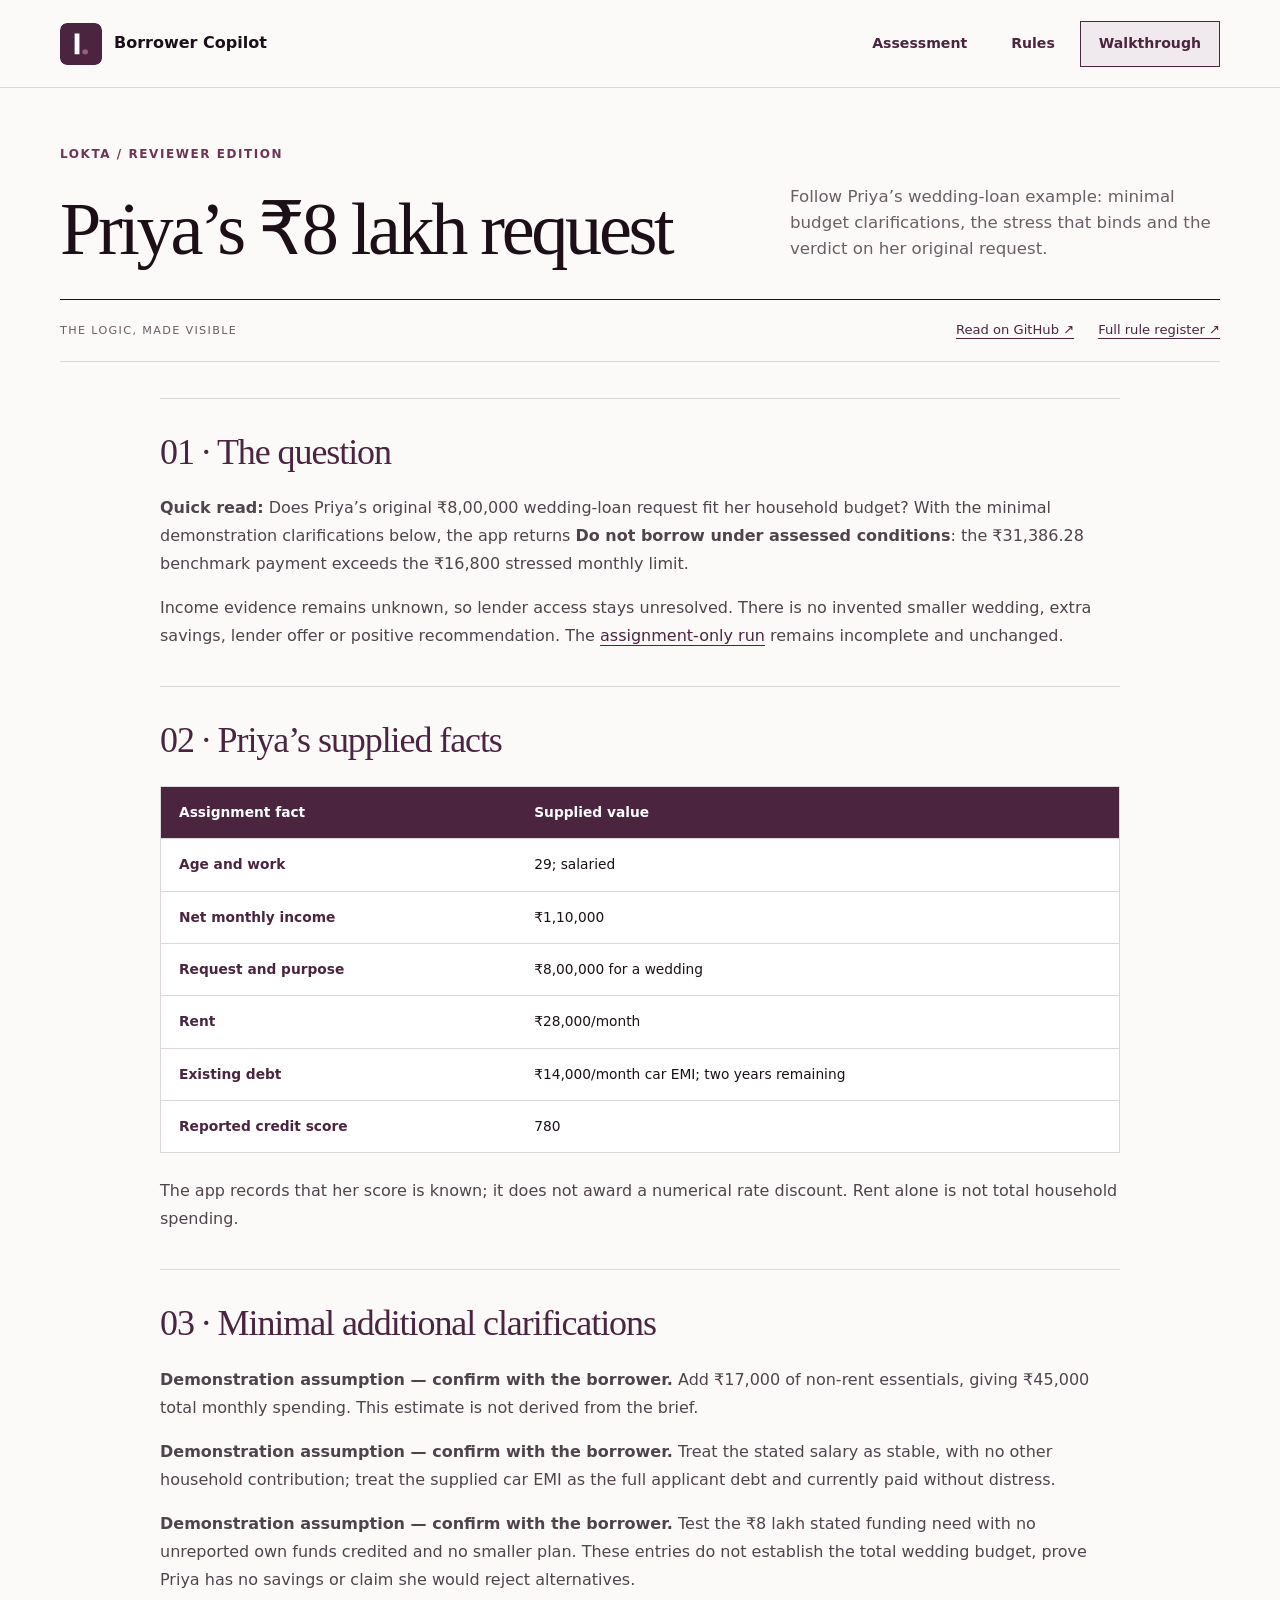
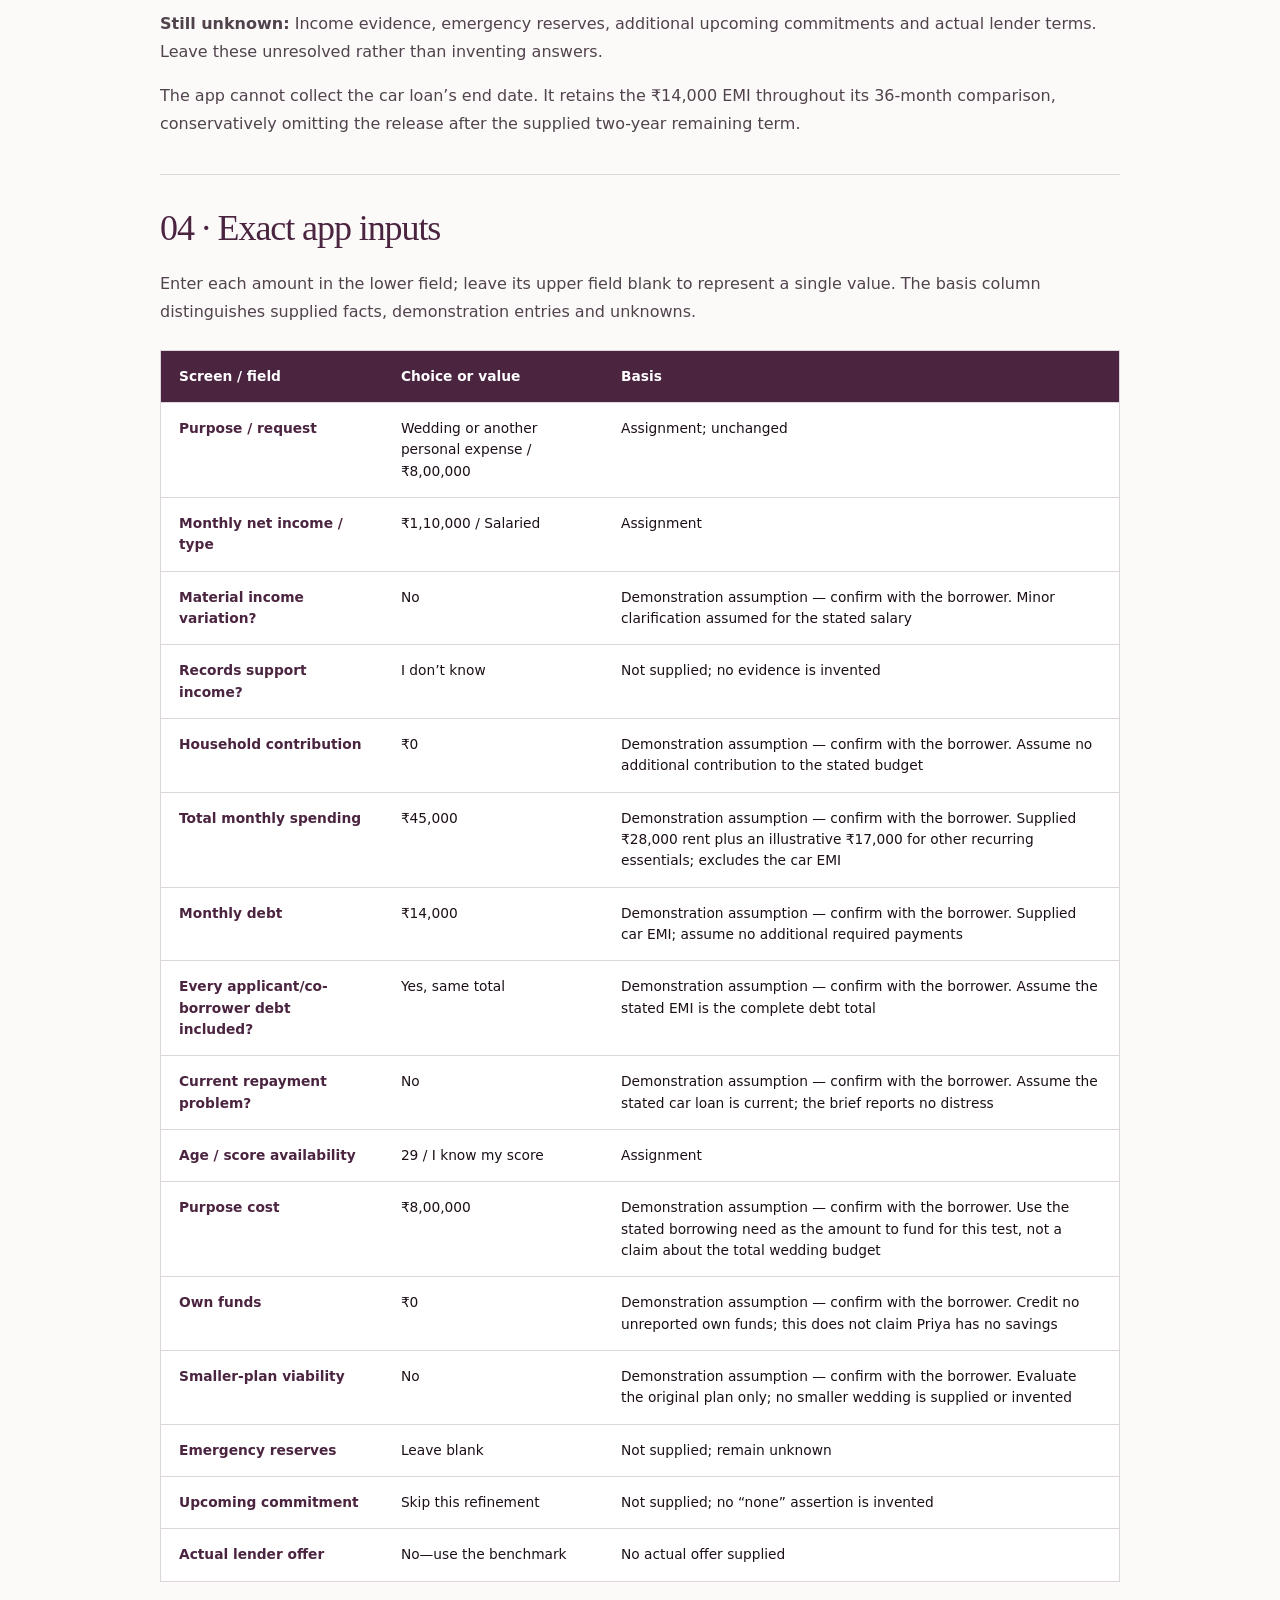
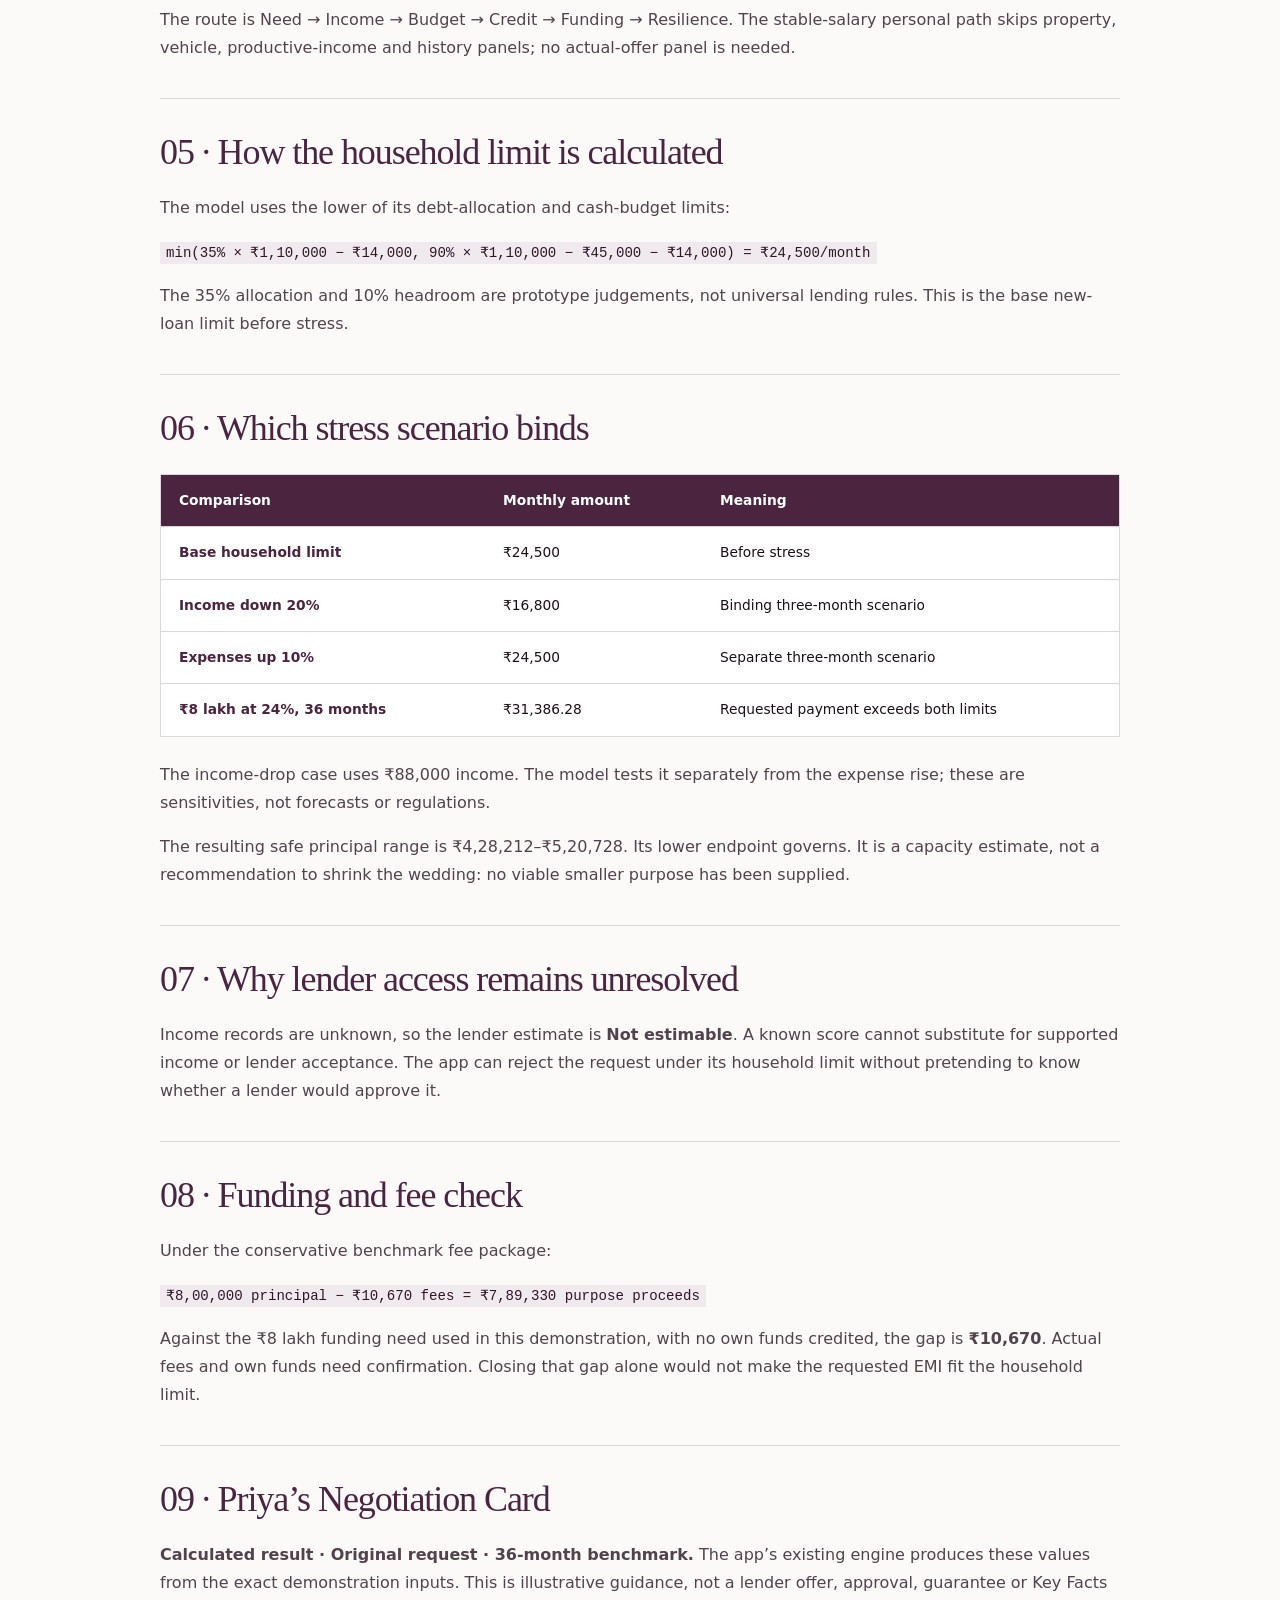
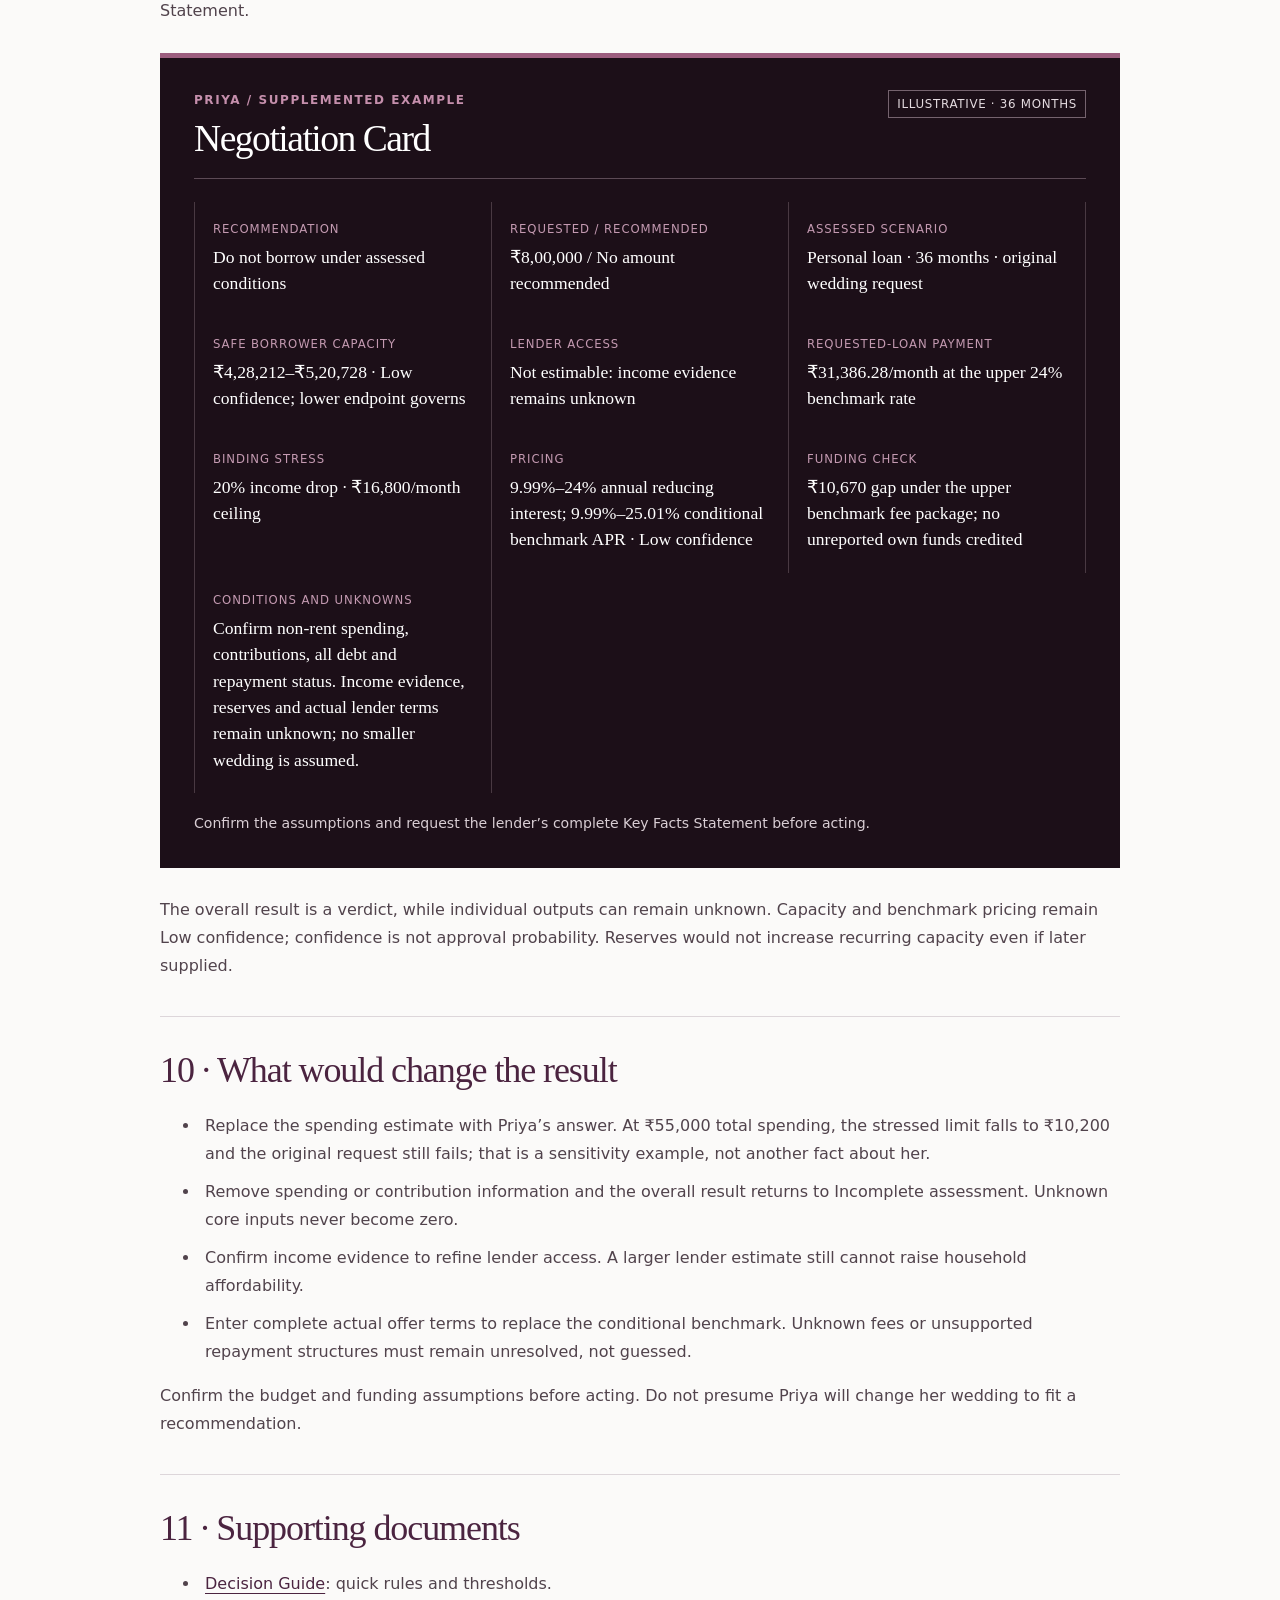
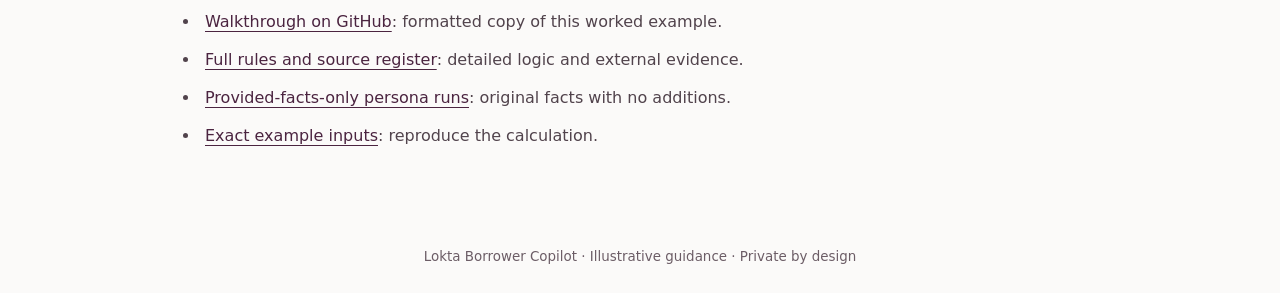
<file: review/walkthrough.html>
<!doctype html>
<html lang="en"><head><meta charset="UTF-8"><meta name="viewport" content="width=device-width, initial-scale=1"><title>Priya’s ₹8 lakh request · Lokta Borrower Copilot</title><link rel="stylesheet" href="../src/styles.css"></head>
<body class="review-page"><a class="skip-link" href="#guide">Skip to content</a>
<header class="site-header"><a class="brand" href="../index.html"><img class="brand-mark" src="../assets/lokta-monogram.svg" alt="Lokta"><span>Borrower Copilot</span></a><nav class="header-nav" aria-label="Reviewer resources"><a href="../index.html">Assessment</a><a href="rules.html">Rules</a><a href="walkthrough.html" aria-current="page">Walkthrough</a></nav></header>
<main id="guide"><section class="hero"><p class="eyebrow">Lokta / Reviewer edition</p><h1>Priya’s ₹8 lakh request</h1><p class="lede">Follow Priya’s wedding-loan example: minimal budget clarifications, the stress that binds and the verdict on her original request.</p></section>
<div class="guide-toolbar"><span>THE LOGIC, MADE VISIBLE</span><a href="https://github.com/ActiveAngrily/borrower_copilot/blob/main/docs/handoff/WALKTHROUGH.md">Read on GitHub ↗</a><a href="https://github.com/ActiveAngrily/borrower_copilot/blob/main/docs/product/RULES.md">Full rule register ↗</a></div>
<article class="guide-content"><h2 id="section-1">01 · The question</h2>
<p><strong>Quick read:</strong> Does Priya’s original ₹8,00,000 wedding-loan request fit her household budget? With the minimal demonstration clarifications below, the app returns <strong>Do not borrow under assessed conditions</strong>: the ₹31,386.28 benchmark payment exceeds the ₹16,800 stressed monthly limit.</p>
<p>Income evidence remains unknown, so lender access stays unresolved. There is no invented smaller wedding, extra savings, lender offer or positive recommendation. The <a href="https://github.com/ActiveAngrily/borrower_copilot/blob/main/docs/validation/PERSONA_RUNTHROUGHS.md">assignment-only run</a> remains incomplete and unchanged.</p>
<h2 id="section-2">02 · Priya’s supplied facts</h2>
<div class="guide-table" tabindex="0" role="region" aria-label="Rule comparison"><table><thead><tr><th scope="col">Assignment fact</th><th scope="col">Supplied value</th></tr></thead><tbody><tr><td>Age and work</td><td>29; salaried</td></tr><tr><td>Net monthly income</td><td>₹1,10,000</td></tr><tr><td>Request and purpose</td><td>₹8,00,000 for a wedding</td></tr><tr><td>Rent</td><td>₹28,000/month</td></tr><tr><td>Existing debt</td><td>₹14,000/month car EMI; two years remaining</td></tr><tr><td>Reported credit score</td><td>780</td></tr></tbody></table></div>
<p>The app records that her score is known; it does not award a numerical rate discount. Rent alone is not total household spending.</p>
<h2 id="section-3">03 · Minimal additional clarifications</h2>
<p><strong>Demonstration assumption — confirm with the borrower.</strong> Add ₹17,000 of non-rent essentials, giving ₹45,000 total monthly spending. This estimate is not derived from the brief.</p>
<p><strong>Demonstration assumption — confirm with the borrower.</strong> Treat the stated salary as stable, with no other household contribution; treat the supplied car EMI as the full applicant debt and currently paid without distress.</p>
<p><strong>Demonstration assumption — confirm with the borrower.</strong> Test the ₹8 lakh stated funding need with no unreported own funds credited and no smaller plan. These entries do not establish the total wedding budget, prove Priya has no savings or claim she would reject alternatives.</p>
<p><strong>Still unknown:</strong> Income evidence, emergency reserves, additional upcoming commitments and actual lender terms. Leave these unresolved rather than inventing answers.</p>
<p>The app cannot collect the car loan’s end date. It retains the ₹14,000 EMI throughout its 36-month comparison, conservatively omitting the release after the supplied two-year remaining term.</p>
<h2 id="section-4">04 · Exact app inputs</h2>
<p>Enter each amount in the lower field; leave its upper field blank to represent a single value. The basis column distinguishes supplied facts, demonstration entries and unknowns.</p>
<div class="guide-table" tabindex="0" role="region" aria-label="Rule comparison"><table><thead><tr><th scope="col">Screen / field</th><th scope="col">Choice or value</th><th scope="col">Basis</th></tr></thead><tbody><tr><td>Purpose / request</td><td>Wedding or another personal expense / ₹8,00,000</td><td>Assignment; unchanged</td></tr><tr><td>Monthly net income / type</td><td>₹1,10,000 / Salaried</td><td>Assignment</td></tr><tr><td>Material income variation?</td><td>No</td><td>Demonstration assumption — confirm with the borrower. Minor clarification assumed for the stated salary</td></tr><tr><td>Records support income?</td><td>I don’t know</td><td>Not supplied; no evidence is invented</td></tr><tr><td>Household contribution</td><td>₹0</td><td>Demonstration assumption — confirm with the borrower. Assume no additional contribution to the stated budget</td></tr><tr><td>Total monthly spending</td><td>₹45,000</td><td>Demonstration assumption — confirm with the borrower. Supplied ₹28,000 rent plus an illustrative ₹17,000 for other recurring essentials; excludes the car EMI</td></tr><tr><td>Monthly debt</td><td>₹14,000</td><td>Demonstration assumption — confirm with the borrower. Supplied car EMI; assume no additional required payments</td></tr><tr><td>Every applicant/co-borrower debt included?</td><td>Yes, same total</td><td>Demonstration assumption — confirm with the borrower. Assume the stated EMI is the complete debt total</td></tr><tr><td>Current repayment problem?</td><td>No</td><td>Demonstration assumption — confirm with the borrower. Assume the stated car loan is current; the brief reports no distress</td></tr><tr><td>Age / score availability</td><td>29 / I know my score</td><td>Assignment</td></tr><tr><td>Purpose cost</td><td>₹8,00,000</td><td>Demonstration assumption — confirm with the borrower. Use the stated borrowing need as the amount to fund for this test, not a claim about the total wedding budget</td></tr><tr><td>Own funds</td><td>₹0</td><td>Demonstration assumption — confirm with the borrower. Credit no unreported own funds; this does not claim Priya has no savings</td></tr><tr><td>Smaller-plan viability</td><td>No</td><td>Demonstration assumption — confirm with the borrower. Evaluate the original plan only; no smaller wedding is supplied or invented</td></tr><tr><td>Emergency reserves</td><td>Leave blank</td><td>Not supplied; remain unknown</td></tr><tr><td>Upcoming commitment</td><td>Skip this refinement</td><td>Not supplied; no “none” assertion is invented</td></tr><tr><td>Actual lender offer</td><td>No—use the benchmark</td><td>No actual offer supplied</td></tr></tbody></table></div>
<p>The route is Need → Income → Budget → Credit → Funding → Resilience. The stable-salary personal path skips property, vehicle, productive-income and history panels; no actual-offer panel is needed.</p>
<h2 id="section-5">05 · How the household limit is calculated</h2>
<p>The model uses the lower of its debt-allocation and cash-budget limits:</p>
<p><code>min(35% × ₹1,10,000 − ₹14,000, 90% × ₹1,10,000 − ₹45,000 − ₹14,000) = ₹24,500/month</code></p>
<p>The 35% allocation and 10% headroom are prototype judgements, not universal lending rules. This is the base new-loan limit before stress.</p>
<h2 id="section-6">06 · Which stress scenario binds</h2>
<div class="guide-table" tabindex="0" role="region" aria-label="Rule comparison"><table><thead><tr><th scope="col">Comparison</th><th scope="col">Monthly amount</th><th scope="col">Meaning</th></tr></thead><tbody><tr><td>Base household limit</td><td>₹24,500</td><td>Before stress</td></tr><tr><td>Income down 20%</td><td>₹16,800</td><td>Binding three-month scenario</td></tr><tr><td>Expenses up 10%</td><td>₹24,500</td><td>Separate three-month scenario</td></tr><tr><td>₹8 lakh at 24%, 36 months</td><td>₹31,386.28</td><td>Requested payment exceeds both limits</td></tr></tbody></table></div>
<p>The income-drop case uses ₹88,000 income. The model tests it separately from the expense rise; these are sensitivities, not forecasts or regulations.</p>
<p>The resulting safe principal range is ₹4,28,212–₹5,20,728. Its lower endpoint governs. It is a capacity estimate, not a recommendation to shrink the wedding: no viable smaller purpose has been supplied.</p>
<h2 id="section-7">07 · Why lender access remains unresolved</h2>
<p>Income records are unknown, so the lender estimate is <strong>Not estimable</strong>. A known score cannot substitute for supported income or lender acceptance. The app can reject the request under its household limit without pretending to know whether a lender would approve it.</p>
<h2 id="section-8">08 · Funding and fee check</h2>
<p>Under the conservative benchmark fee package:</p>
<p><code>₹8,00,000 principal − ₹10,670 fees = ₹7,89,330 purpose proceeds</code></p>
<p>Against the ₹8 lakh funding need used in this demonstration, with no own funds credited, the gap is <strong>₹10,670</strong>. Actual fees and own funds need confirmation. Closing that gap alone would not make the requested EMI fit the household limit.</p>
<h2 id="section-9">09 · Priya’s Negotiation Card</h2>
<p><strong>Calculated result · Original request · 36-month benchmark.</strong> The app’s existing engine produces these values from the exact demonstration inputs. This is illustrative guidance, not a lender offer, approval, guarantee or Key Facts Statement.</p>
<section class="negotiation-card example-card" aria-label="Priya example Negotiation Card"><div class="card-heading"><div><p class="eyebrow">Priya / Supplemented example</p><h3>Negotiation Card</h3></div><span>Illustrative · 36 months</span></div><div class="card-grid"><div class="card-item"><span>Recommendation</span><strong><strong>Do not borrow under assessed conditions</strong></strong></div><div class="card-item"><span>Requested / recommended</span><strong>₹8,00,000 / No amount recommended</strong></div><div class="card-item"><span>Assessed scenario</span><strong>Personal loan · 36 months · original wedding request</strong></div><div class="card-item"><span>Safe borrower capacity</span><strong>₹4,28,212–₹5,20,728 · Low confidence; lower endpoint governs</strong></div><div class="card-item"><span>Lender access</span><strong>Not estimable: income evidence remains unknown</strong></div><div class="card-item"><span>Requested-loan payment</span><strong>₹31,386.28/month at the upper 24% benchmark rate</strong></div><div class="card-item"><span>Binding stress</span><strong>20% income drop · ₹16,800/month ceiling</strong></div><div class="card-item"><span>Pricing</span><strong>9.99%–24% annual reducing interest; 9.99%–25.01% conditional benchmark APR · Low confidence</strong></div><div class="card-item"><span>Funding check</span><strong>₹10,670 gap under the upper benchmark fee package; no unreported own funds credited</strong></div><div class="card-item"><span>Conditions and unknowns</span><strong>Confirm non-rent spending, contributions, all debt and repayment status. Income evidence, reserves and actual lender terms remain unknown; no smaller wedding is assumed.</strong></div></div><p class="card-foot">Confirm the assumptions and request the lender’s complete Key Facts Statement before acting.</p></section>
<p>The overall result is a verdict, while individual outputs can remain unknown. Capacity and benchmark pricing remain Low confidence; confidence is not approval probability. Reserves would not increase recurring capacity even if later supplied.</p>
<h2 id="section-10">10 · What would change the result</h2>
<ul><li>Replace the spending estimate with Priya’s answer. At ₹55,000 total spending, the stressed limit falls to ₹10,200 and the original request still fails; that is a sensitivity example, not another fact about her.</li><li>Remove spending or contribution information and the overall result returns to Incomplete assessment. Unknown core inputs never become zero.</li><li>Confirm income evidence to refine lender access. A larger lender estimate still cannot raise household affordability.</li><li>Enter complete actual offer terms to replace the conditional benchmark. Unknown fees or unsupported repayment structures must remain unresolved, not guessed.</li></ul>
<p>Confirm the budget and funding assumptions before acting. Do not presume Priya will change her wedding to fit a recommendation.</p>
<h2 id="section-11">11 · Supporting documents</h2>
<ul><li><a href="https://github.com/ActiveAngrily/borrower_copilot/blob/main/docs/product/DECISION_GUIDE.md">Decision Guide</a>: quick rules and thresholds.</li><li><a href="https://github.com/ActiveAngrily/borrower_copilot/blob/main/docs/handoff/WALKTHROUGH.md">Walkthrough on GitHub</a>: formatted copy of this worked example.</li><li><a href="https://github.com/ActiveAngrily/borrower_copilot/blob/main/docs/product/RULES.md">Full rules and source register</a>: detailed logic and external evidence.</li><li><a href="https://github.com/ActiveAngrily/borrower_copilot/blob/main/docs/validation/PERSONA_RUNTHROUGHS.md">Provided-facts-only persona runs</a>: original facts with no additions.</li><li><a href="https://github.com/ActiveAngrily/borrower_copilot/blob/main/docs/handoff/PRIYA_EXAMPLE.json">Exact example inputs</a>: reproduce the calculation.</li></ul></article></main><footer>Lokta Borrower Copilot · Illustrative guidance · Private by design</footer></body></html>
</file>
<file: src/styles.css>
:root {
  --ink:#1c0f18;
  --muted:#6c5d66;
  --surface:#ffffff;
  --canvas:#fbfaf9;
  --line:#ddd6da;
  --brand:#4b2440;
  --brand-deep:#2e1626;
  --brand-mid:#6e3355;
  --brand-soft:#9c5e7f;
  --good:#176b58;
  --amber:#8a5700;
  --red:#a32d3b;
  --focus:#d49722;
}

* { box-sizing:border-box; }
[hidden] { display:none !important; }
html { scroll-behavior:smooth; }
body { margin:0; color:var(--ink); background:var(--canvas); font:16px/1.55 ui-sans-serif, system-ui, -apple-system, BlinkMacSystemFont, "Segoe UI", sans-serif; }
main, .hero > *, .layout > *, .form-intro > *, fieldset, label, input, select { min-width:0; }
h1, h2, h3, p, dd { overflow-wrap:anywhere; }
button, input, select { font:inherit; }
button, select, input { min-height:46px; }
button { cursor:pointer; }
:focus-visible { outline:3px solid var(--focus); outline-offset:3px; }

.site-header {
  min-height:64px;
  padding:14px max(24px, calc((100% - 1160px)/2));
  display:flex;
  align-items:center;
  justify-content:space-between;
  gap:18px;
  background:var(--brand);
  color:#fff;
  border-bottom:1px solid rgba(255,255,255,.22);
}
.site-header p { margin:0; color:#efe7ec; font-size:.88rem; }
.header-meta { display:grid; gap:2px; justify-items:end; text-align:right; }
.submission-details { position:relative; }
.submission-credit { padding:0; border:0; min-height:0; color:#fff; background:transparent; opacity:.94; font-size:.96rem !important; font-weight:700; letter-spacing:.015em; }
.submission-credit:hover, .submission-credit:focus-visible { opacity:1; color:#fff; }
.contact-popover { position:absolute; z-index:5; top:calc(100% + 9px); right:0; display:grid; gap:4px; min-width:220px; padding:10px 12px; border:1px solid rgba(255,255,255,.32); background:var(--brand-deep); box-shadow:0 8px 20px rgba(28,15,24,.22); opacity:0; pointer-events:none; transform:translateY(-4px); transition:opacity .16s ease, transform .16s ease; }
.contact-popover a { color:#fff; font-size:.78rem; text-decoration:none; }
.contact-popover a:hover, .contact-popover a:focus-visible { text-decoration:underline; }
.submission-details:hover .contact-popover, .submission-details:focus-within .contact-popover, .submission-details.is-open .contact-popover { opacity:1; pointer-events:auto; transform:translateY(0); }
.brand { display:inline-flex; align-items:center; gap:12px; color:#fff; text-decoration:none; font-weight:800; letter-spacing:-.025em; }
.brand-mark { width:42px; height:42px; display:block; border-radius:7px; }
.brand span { font-family:inherit; font-size:1rem; font-weight:500; letter-spacing:normal; opacity:.82; }

main { width:min(1160px, calc(100% - 36px)); margin:0 auto 72px; }
.hero { display:grid; grid-template-columns:minmax(0, 1fr) minmax(260px, 430px); gap:48px; align-items:end; padding:48px 0 34px; border-bottom:1px solid var(--ink); }
.hero .eyebrow { grid-column:1 / -1; margin-bottom:-28px; }
.hero h1, .form-intro h2, .review-note h2, .result-banner h2, .card-heading h2 {
  font-family:Georgia, "Times New Roman", serif;
  font-weight:500;
  letter-spacing:-.045em;
}
.hero h1 { margin:0; max-width:720px; font-size:clamp(2.45rem,5.8vw,5rem); line-height:.98; }
.lede { margin:0 0 4px; color:var(--muted); font-size:1.04rem; }
.eyebrow { margin:0 0 9px; color:var(--brand-mid); text-transform:uppercase; letter-spacing:.13em; font-size:.75rem; font-weight:800; }

.layout { display:grid; grid-template-columns:minmax(0, 1fr) 300px; gap:48px; align-items:start; padding-top:34px; }
form { overflow:hidden; background:var(--surface); border:1px solid var(--line); border-top:3px solid var(--brand); }
.form-intro { display:grid; grid-template-columns:minmax(0,1fr) auto; gap:16px 24px; padding:28px 32px 23px; border-bottom:1px solid var(--line); }
.form-intro h2 { margin:0; font-size:clamp(1.65rem,3vw,2.3rem); line-height:1.08; }
.form-intro .eyebrow { margin-bottom:6px; }
.progress-copy { display:grid; align-content:start; justify-items:end; color:var(--muted); font-size:.82rem; text-transform:uppercase; letter-spacing:.08em; font-weight:750; }
.progress-copy span:first-child { color:var(--brand); }
progress { grid-column:1 / -1; width:100%; height:4px; border:0; border-radius:0; background:#eee9ec; accent-color:var(--brand); }
progress::-webkit-progress-bar { background:#eee9ec; }
progress::-webkit-progress-value { background:var(--brand); }
progress::-moz-progress-bar { background:var(--brand); }
.form-note { grid-column:1 / -1; margin:0; color:var(--muted); font-size:.9rem; }

.question-panel { animation:panel-in .22s ease-out; }
.question-panel > h3 { margin:0; padding:20px 32px 10px; color:var(--brand-mid); font-size:.78rem; text-transform:uppercase; letter-spacing:.12em; }
fieldset { margin:0; padding:22px 32px 24px; border:0; border-top:1px solid var(--line); }
legend { width:100%; padding:0 0 17px; font-family:Georgia, "Times New Roman", serif; font-size:1.28rem; line-height:1.25; }
legend span { display:inline-block; min-width:32px; color:var(--brand-soft); font:700 .72rem/1 ui-sans-serif, system-ui, sans-serif; letter-spacing:.08em; }
label { display:grid; gap:7px; margin:0 0 16px; color:#35272f; font-size:.94rem; font-weight:650; }
input, select { width:100%; padding:9px 12px; border:1px solid #bfb4ba; border-radius:2px; background:#fff; color:var(--ink); }
input:hover, select:hover { border-color:var(--brand-soft); }
input:disabled { background:#f1edef; color:#887b83; }
.two-col { display:grid; grid-template-columns:1fr 1fr; gap:0 18px; }
.check { display:flex; align-items:center; gap:10px; font-weight:600; }
.check input { width:20px; height:20px; min-height:0; accent-color:var(--brand); }
.help { margin:0; color:var(--muted); font-size:.88rem; }
.fee-help { margin-bottom:14px; }

.form-actions { display:flex; justify-content:flex-end; gap:12px; padding:20px 32px 28px; border-top:1px solid var(--line); }
.form-actions button, .actions button { min-width:120px; padding:0 18px; border-radius:2px; font-weight:750; }
.primary { border:1px solid var(--brand); background:var(--brand); color:#fff; }
.primary:hover { background:var(--brand-deep); border-color:var(--brand-deep); }
.secondary { margin-right:auto; border:1px solid var(--brand); background:#fff; color:var(--brand); }
.secondary:hover { background:#f6f0f4; }
.error { min-height:24px; margin:0; padding:0 32px; color:var(--red); font-weight:700; }

.review-note { position:sticky; top:18px; padding:3px 0 0; border-top:3px solid var(--brand); }
.review-note h2 { margin:20px 0 10px; font-size:2rem; line-height:1.05; }
.review-note > p:not(.eyebrow) { color:var(--muted); }
.review-note .eyebrow { margin-top:17px; }
.review-note dl { margin:24px 0 0; border-top:1px solid var(--line); }
.review-note dl div { padding:17px 0; border-bottom:1px solid var(--line); }
.review-note dt { margin-bottom:4px; color:var(--brand); font-size:.76rem; font-weight:800; text-transform:uppercase; letter-spacing:.09em; }
.review-note dd { margin:0; color:var(--muted); font-size:.9rem; }

#results { margin-top:46px; padding-top:1px; }
.result-banner { padding:31px 34px 32px; color:#fff; background:var(--brand); border-left:6px solid var(--brand-soft); }
.result-banner[data-tone="good"] { border-left-color:#79c8ae; }
.result-banner[data-tone="bad"] { border-left-color:#f08a91; }
.result-banner h2 { margin:0; font-size:clamp(2rem,5vw,3.5rem); line-height:1; }
.result-banner .eyebrow { color:#dbc9d4; }
.result-banner p:last-child { max-width:800px; margin-bottom:0; color:#f1e8ed; }
.result-grid { display:grid; grid-template-columns:repeat(2, 1fr); margin:20px 0; border-top:1px solid var(--line); border-left:1px solid var(--line); }
.result { min-height:230px; padding:26px 28px; background:#fff; border-right:1px solid var(--line); border-bottom:1px solid var(--line); }
.result-label { margin:0 0 10px; color:var(--brand-mid); font-size:.76rem; font-weight:800; text-transform:uppercase; letter-spacing:.09em; }
.result .number { margin:0; font-family:Georgia, "Times New Roman", serif; font-size:clamp(1.55rem,3.4vw,2.25rem); line-height:1.08; letter-spacing:-.035em; }
.result .number + p { margin:14px 0 0; color:var(--muted); font-size:.92rem; }
.state { display:inline-block; margin-top:15px; padding:4px 8px; border:1px solid #d8cfd4; color:#594a52; font-size:.76rem; font-weight:750; }
.state.warning { border-color:#d4a352; color:var(--amber); background:#fffaf0; }
.state.bad { border-color:#d98791; color:var(--red); background:#fff7f8; }
.state.good { border-color:#79ae9e; color:var(--good); background:#f4fbf8; }

.negotiation-card { padding:32px 34px; color:#fff; background:var(--ink); border-top:5px solid var(--brand-soft); }
.card-heading { display:flex; justify-content:space-between; gap:20px; align-items:start; padding-bottom:20px; border-bottom:1px solid #5c4a55; }
.card-heading .eyebrow { color:#c58fac; }
.card-heading h2 { margin:0; font-size:2.35rem; line-height:1; }
.card-heading > span { padding:4px 8px; border:1px solid #75636e; font-size:.74rem; color:#e4dbe0; text-transform:uppercase; letter-spacing:.06em; }
.card-grid { display:grid; grid-template-columns:repeat(3, 1fr); border-left:1px solid #493942; margin-top:23px; }
.card-item { padding:4px 18px 20px; border-right:1px solid #493942; }
.card-item span, .card-conditions span { display:block; color:#c49ab1; font-size:.73rem; text-transform:uppercase; letter-spacing:.08em; }
.card-item strong { display:block; margin-top:6px; font-family:Georgia, "Times New Roman", serif; font-size:1.1rem; font-weight:500; }
.card-item p { margin:5px 0 0; color:#d9ced4; font-size:.85rem; }
.card-conditions { margin-top:4px; padding:18px 0; border-top:1px solid #5c4a55; border-bottom:1px solid #5c4a55; }
.card-conditions p, .card-foot { margin:6px 0 0; color:#d9ced4; font-size:.88rem; }
.card-foot { margin-top:18px; }
.actions { display:flex; flex-wrap:wrap; gap:10px; margin-top:22px; }
.actions button { border:1px solid #8d7783; color:#fff; background:transparent; }
.actions button:first-child { border-color:var(--brand-soft); background:var(--brand-mid); }
.actions button:hover { border-color:#fff; }
footer { padding:25px; text-align:center; color:var(--muted); font-size:.84rem; }

@keyframes panel-in { from { opacity:0; transform:translateY(6px); } to { opacity:1; transform:none; } }

@media (max-width:840px) {
  .hero { grid-template-columns:1fr; gap:18px; }
  .hero .eyebrow { margin-bottom:-4px; }
  .layout { grid-template-columns:1fr; gap:28px; }
  .review-note { position:static; }
  .result-grid, .card-grid { grid-template-columns:1fr; }
  .card-grid { border-bottom:1px solid #493942; }
  .card-item { border-bottom:1px solid #493942; }
}

@media (max-width:560px) {
  main { width:calc(100% - 20px); max-width:1160px; }
  .site-header { align-items:flex-start; flex-direction:column; padding:14px 15px; }
  .brand-mark { width:40px; height:40px; }
  .header-meta { justify-items:start; text-align:left; }
  .contact-popover { right:auto; left:0; }
  .hero { padding:34px 2px 25px; }
  .hero h1 { font-size:clamp(2.3rem,13vw,3.6rem); }
  .form-intro { grid-template-columns:1fr; padding:23px 20px 19px; }
  .progress-copy { grid-row:2; grid-template-columns:1fr auto; justify-items:start; }
  .progress-copy span:last-child { justify-self:end; }
  .question-panel > h3, fieldset { padding-left:20px; padding-right:20px; }
  .two-col { grid-template-columns:1fr; gap:0; }
  .form-actions { padding:18px 20px 22px; }
  .form-actions button { min-width:0; flex:1; }
  .error { padding:0 20px; }
  .result-banner, .negotiation-card, .result { padding:23px 21px; }
  .card-heading { flex-direction:column; }
}

@media (prefers-reduced-motion:reduce) {
  html { scroll-behavior:auto; }
  *, *::before, *::after { animation-duration:.01ms !important; animation-iteration-count:1 !important; transition-duration:.01ms !important; }
}

@media print {
  body { background:#fff; }
  .site-header, .hero, .layout, #results > :not(.negotiation-card), footer, .actions { display:none !important; }
  #results { display:block !important; margin:0; }
  .negotiation-card { display:block !important; min-height:100vh; color:#000; background:#fff; border:1px solid #000; }
  .card-item p, .card-conditions p, .card-foot { color:#222; }
  .card-item span, .card-conditions span { color:#4b2440; }
}

/* Reviewer navigation shares the app's plum palette and editorial typography. */
.site-header { background:var(--canvas); color:var(--ink); border-bottom:1px solid var(--line); min-height:88px; }
.brand { color:var(--ink); }
.brand span { opacity:1; font-weight:650; }
.header-nav { display:flex; gap:6px; margin-left:auto; align-items:center; }
.header-nav a { display:inline-flex; align-items:center; justify-content:center; gap:14px; min-height:46px; padding:10px 18px; border:1px solid transparent; color:var(--brand); text-decoration:none; font-size:.88rem; font-weight:700; }
.header-nav a:hover, .header-nav a[aria-current="page"] { background:#f0e9ed; border-color:var(--line); }
.header-nav a:last-child { border-color:var(--brand); }
.submission-credit { color:var(--muted); font-size:.78rem !important; font-weight:500; min-height:46px; padding-left:18px; border-left:1px solid var(--line); }
.submission-credit:hover, .submission-credit:focus-visible { color:var(--brand); }
.guide-toolbar { display:flex; flex-wrap:wrap; align-items:center; gap:14px 24px; padding:20px 0; border-bottom:1px solid var(--line); font-size:.82rem; }
.guide-toolbar > span { margin-right:auto; color:var(--muted); font-size:.7rem; letter-spacing:.12em; }
.review-page a { text-underline-offset:4px; }
.guide-toolbar a, .guide-content a, .guide-jumps a { color:var(--brand); }
.decision-flow { display:grid; grid-template-columns:repeat(4,1fr); list-style:none; padding:0; margin:28px 0 18px; background:var(--brand); color:#fff; }
.decision-flow li { padding:24px; border-right:1px solid #79586f; font:1.3rem/1.25 Georgia,serif; }
.decision-flow span { display:block; margin-bottom:14px; font:700 .68rem/1.5 system-ui,sans-serif; letter-spacing:.1em; color:#e0c9d6; }
.guide-content .decision-flow li { color:#fff; }
.guide-jumps { display:flex; flex-wrap:wrap; gap:8px 22px; padding:10px 0 24px; font-size:.82rem; }
.guide-jumps a { padding:8px 0; }
.guide-content { max-width:960px; margin:28px auto; }
.guide-content h2 { padding-top:32px; margin:36px 0 20px; border-top:1px solid var(--line); color:var(--brand); font:500 clamp(1.6rem,3vw,2.25rem)/1.2 Georgia,serif; letter-spacing:-.03em; scroll-margin-top:24px; }
.guide-content p, .guide-content li { color:#51434c; line-height:1.75; }
.guide-content li { margin:10px 0; padding-left:5px; }
.guide-content code { white-space:normal; overflow-wrap:anywhere; font-size:.88em; background:#f0e9ed; color:var(--brand-deep); padding:3px 6px; }
.guide-table { overflow-x:auto; margin:24px 0; border:1px solid var(--line); background:#fff; }
.guide-table table { border-collapse:collapse; width:100%; font-size:.86rem; text-align:left; }
.guide-table th { background:var(--brand); color:#fff; font-weight:600; }
.guide-table th, .guide-table td { padding:15px 18px; vertical-align:top; min-width:130px; border-bottom:1px solid var(--line); }
.guide-table td:first-child { color:var(--brand); font-weight:650; }
.guide-table tbody tr:last-child td { border-bottom:0; }
.skip-link { position:absolute; left:12px; top:-100px; padding:12px; background:white; z-index:10; }
.skip-link:focus { top:12px; }
@media (max-width:960px) {
  .site-header { flex-wrap:wrap; gap:8px 14px; }
  .header-meta { width:100%; justify-items:end; }
  .submission-credit { border:0; padding:0; min-height:30px; }
  .decision-flow { grid-template-columns:repeat(2,1fr); }
  .decision-flow li { border-bottom:1px solid #79586f; }
}
@media (max-width:560px) {
  .site-header { flex-direction:row; align-items:center; }
  .brand { width:100%; }
  .header-nav { margin:0; flex-wrap:wrap; }
  .header-nav a { padding:8px 12px; }
  .header-meta { justify-items:start; }
  .guide-content { padding:0 8px; }
  .decision-flow li { padding:18px; font-size:1.1rem; }
}
@media print {
  .review-page .hero { display:grid !important; }
  .guide-toolbar, .guide-jumps, .skip-link { display:none; }
  .guide-table { overflow:visible; }
}

.example-card { margin:28px 0; }
.example-card .card-heading h3 { margin:0; font:500 2.35rem/1 Georgia,serif; letter-spacing:-.04em; }
.example-card .card-item { padding-top:18px; }
.example-card .card-item strong { color:#fff; line-height:1.5; }
.guide-content .example-card .eyebrow { color:#c58fac; }
.guide-content .example-card .card-foot { color:#d9ced4; }
</file>
